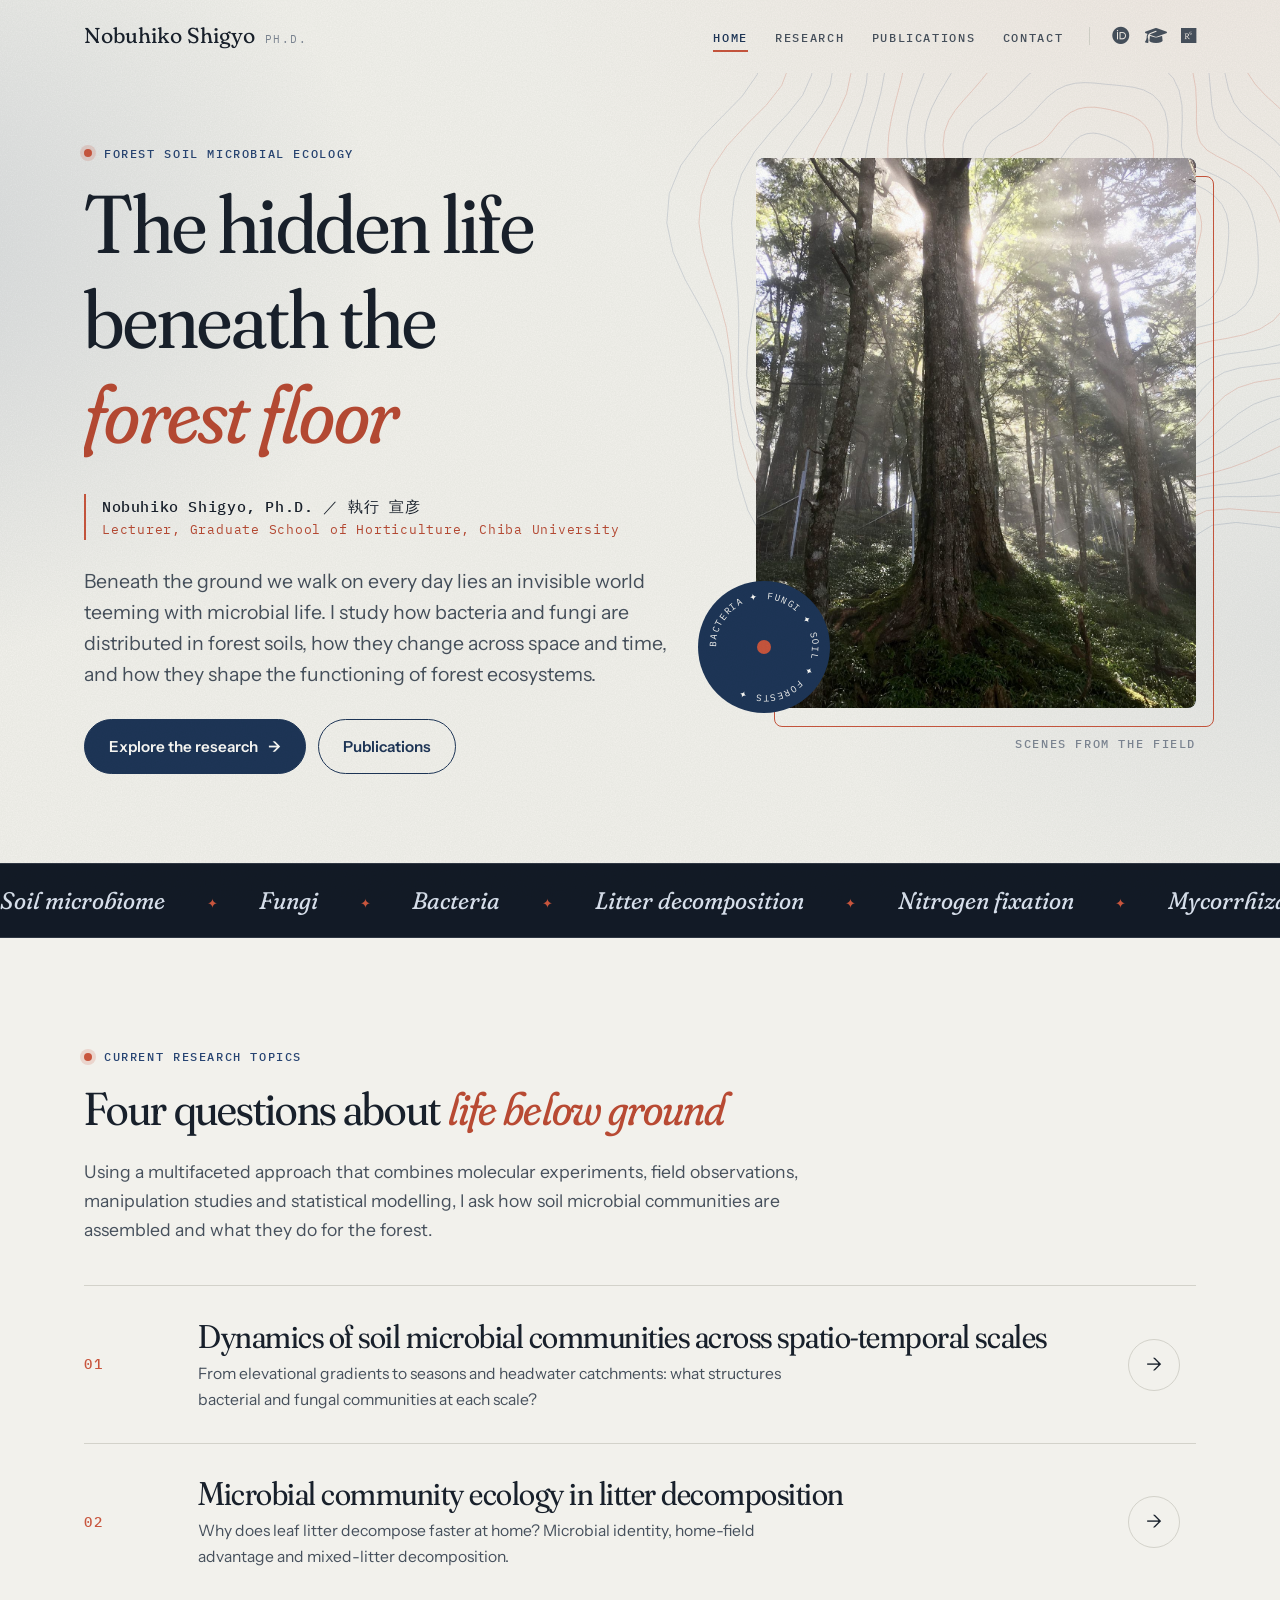
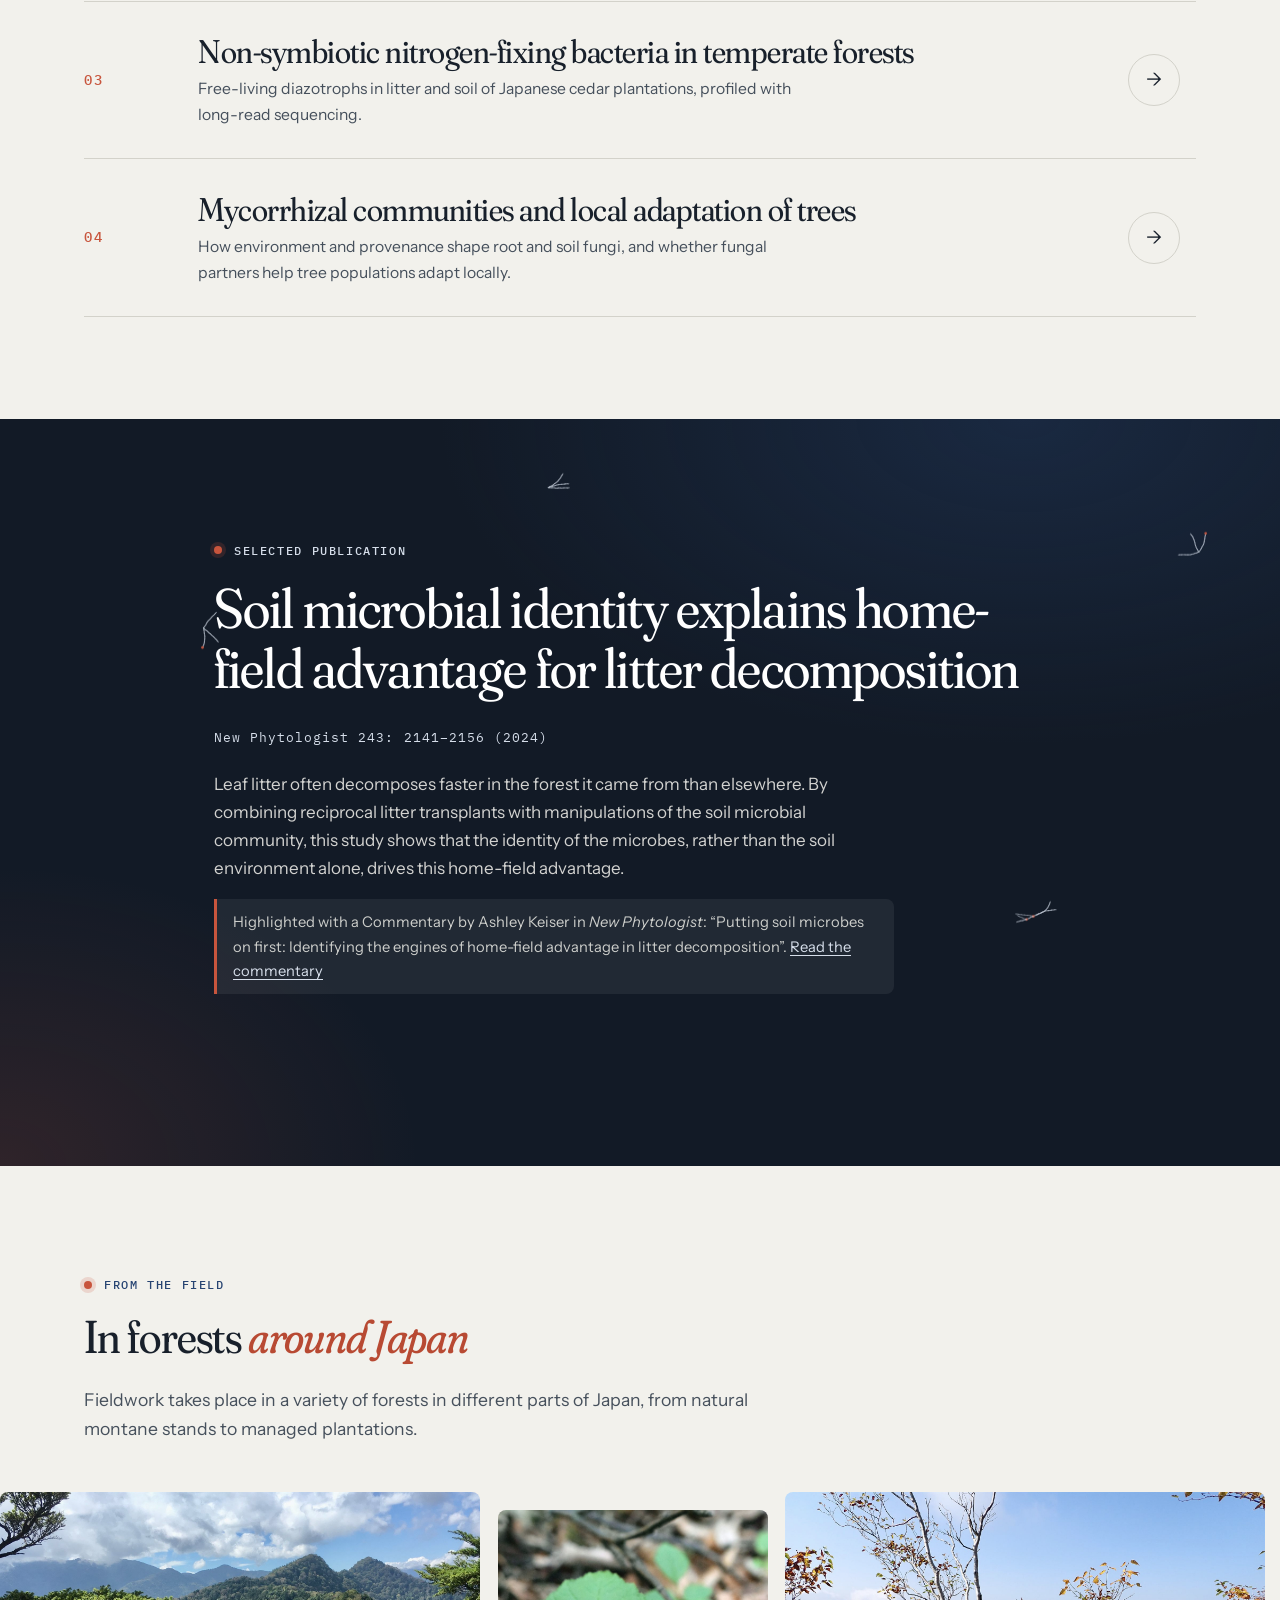
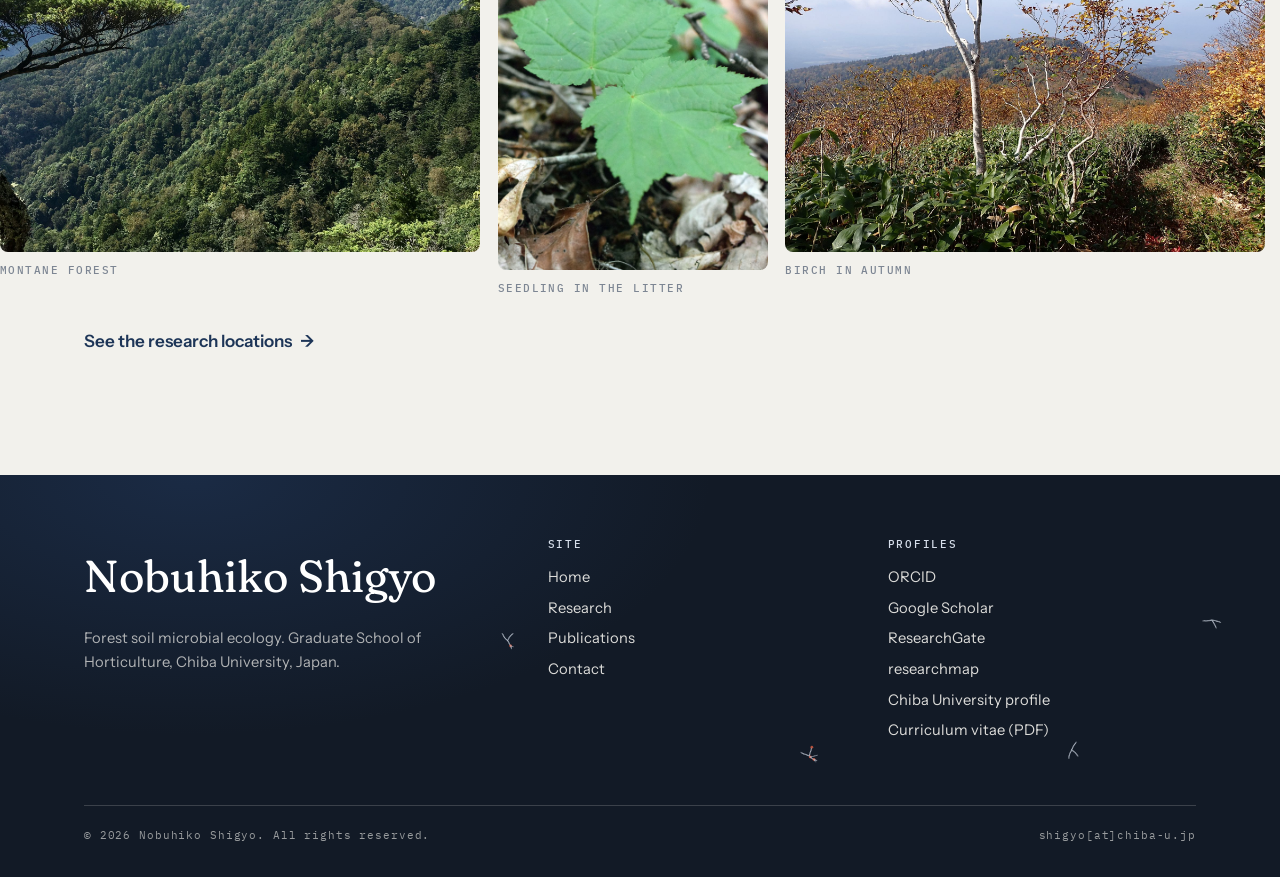
<file: index.html>
<!DOCTYPE html>
<html lang="en">
<head>
  <meta charset="UTF-8">
  <meta name="viewport" content="width=device-width, initial-scale=1">
  <title>Nobuhiko Shigyo (執行 宣彦) | Forest Soil Microbial Ecology, Chiba University</title>
  <meta name="description" content="Nobuhiko Shigyo (執行 宣彦), Ph.D., is a Lecturer at the Graduate School of Horticulture, Chiba University, studying the structure and function of forest soil microbial communities: soil bacteria and fungi, litter decomposition, nitrogen fixation and mycorrhiza.">
  <meta name="author" content="Nobuhiko Shigyo">
  <link rel="canonical" href="https://nobuhikoshigyo.github.io/">
  <link rel="icon" href="favicon.svg" type="image/svg+xml">
  <meta property="og:type" content="profile">
  <meta property="og:site_name" content="Nobuhiko Shigyo">
  <meta property="og:title" content="Nobuhiko Shigyo | Forest Soil Microbial Ecology">
  <meta property="og:description" content="Lecturer at Chiba University studying how bacteria and fungi are distributed in forest soils and how they shape forest ecosystems.">
  <meta property="og:url" content="https://nobuhikoshigyo.github.io/">
  <meta property="og:image" content="https://nobuhikoshigyo.github.io/assets/img/chichibuforest.jpg">
  <meta property="og:image:width" content="1800">
  <meta property="og:image:height" content="1350">
  <meta name="twitter:card" content="summary_large_image">
  <script type="application/ld+json">
  {
    "@context": "https://schema.org",
    "@graph": [
      {
        "@type": "WebSite",
        "@id": "https://nobuhikoshigyo.github.io/#website",
        "url": "https://nobuhikoshigyo.github.io/",
        "name": "Nobuhiko Shigyo",
        "inLanguage": "en",
        "publisher": { "@id": "https://nobuhikoshigyo.github.io/#person" }
      },
      {
        "@type": "ProfilePage",
        "@id": "https://nobuhikoshigyo.github.io/#profile",
        "url": "https://nobuhikoshigyo.github.io/",
        "name": "Nobuhiko Shigyo | Forest Soil Microbial Ecology",
        "isPartOf": { "@id": "https://nobuhikoshigyo.github.io/#website" },
        "mainEntity": { "@id": "https://nobuhikoshigyo.github.io/#person" }
      },
      {
        "@type": "Person",
        "@id": "https://nobuhikoshigyo.github.io/#person",
        "name": "Nobuhiko Shigyo",
        "givenName": "Nobuhiko",
        "familyName": "Shigyo",
        "alternateName": ["執行 宣彦", "執行宣彦"],
        "honorificSuffix": "Ph.D.",
        "jobTitle": "Lecturer",
        "url": "https://nobuhikoshigyo.github.io/",
        "image": "https://nobuhikoshigyo.github.io/assets/img/shigyo.jpg",
        "description": "Forest soil microbial ecologist studying the structure and function of soil bacterial and fungal communities.",
        "affiliation": {
          "@type": "CollegeOrUniversity",
          "name": "Graduate School of Horticulture, Chiba University",
          "url": "https://www.chiba-u.ac.jp/",
          "address": { "@type": "PostalAddress", "streetAddress": "648 Matsudo", "addressLocality": "Matsudo", "addressRegion": "Chiba", "postalCode": "271-8510", "addressCountry": "JP" }
        },
        "alumniOf": [
          { "@type": "CollegeOrUniversity", "name": "The University of Tokyo" },
          { "@type": "CollegeOrUniversity", "name": "Chiba University" }
        ],
        "knowsAbout": ["Soil microbiome", "Forest ecology", "Microbial ecology", "Soil fungi", "Soil bacteria", "Litter decomposition", "Nitrogen fixation", "Mycorrhiza", "Amplicon sequencing"],
        "sameAs": [
          "https://orcid.org/0000-0002-7428-4902",
          "https://scholar.google.co.jp/citations?user=1rv_LlMAAAAJ",
          "https://www.researchgate.net/profile/Nobuhiko-Shigyo",
          "https://researchmap.jp/Nobuhiko_Shigyo",
          "https://www.h.chiba-u.jp/english/faculty/nobuhiko_shigyo.html",
          "https://nrid.nii.ac.jp/nrid/1000070866110/"
        ]
      }
    ]
  }
  </script>
  <script>document.documentElement.classList.add('js');</script>
  <!-- Google tag (gtag.js) -->
  <script async src="https://www.googletagmanager.com/gtag/js?id=G-W3Y8L61LV0"></script>
  <script>
    window.dataLayer = window.dataLayer || [];
    function gtag(){dataLayer.push(arguments);}
    gtag('js', new Date());
    gtag('config', 'G-W3Y8L61LV0');
  </script>
  <link rel="preconnect" href="https://fonts.googleapis.com">
  <link rel="preconnect" href="https://fonts.gstatic.com" crossorigin>
  <link href="https://fonts.googleapis.com/css2?family=Fraunces:ital,opsz,wght,SOFT,WONK@0,9..144,300..700,0..100,0..1;1,9..144,300..700,0..100,0..1&family=Instrument+Sans:ital,wght@0,400..700;1,400..700&family=IBM+Plex+Mono:wght@400;500&display=swap" rel="stylesheet">
  <link rel="stylesheet" href="https://cdnjs.cloudflare.com/ajax/libs/font-awesome/6.5.0/css/all.min.css">
  <link rel="stylesheet" href="assets/css/style.css">
</head>
<body>

<header class="site-header">
  <div class="wrap">
    <a class="brand" href="index.html">Nobuhiko Shigyo<small>Ph.D.</small></a>
    <button class="nav-toggle" type="button" aria-expanded="false" aria-controls="nav" aria-label="Toggle menu">
      <span></span><span></span><span></span>
    </button>
    <nav class="nav" id="nav">
      <ul>
        <li><a class="nav-link" href="index.html" aria-current="page">Home</a></li>
        <li><a class="nav-link" href="research.html">Research</a></li>
        <li><a class="nav-link" href="publications.html">Publications</a></li>
        <li><a class="nav-link" href="contact.html">Contact</a></li>
      </ul>
      <div class="icon-links">
        <a href="https://orcid.org/0000-0002-7428-4902" title="ORCID" target="_blank" rel="noopener"><i class="fa-brands fa-orcid"></i></a>
        <a href="https://scholar.google.co.jp/citations?user=1rv_LlMAAAAJ&amp;hl=en" title="Google Scholar" target="_blank" rel="noopener"><i class="fa-solid fa-graduation-cap"></i></a>
        <a href="https://www.researchgate.net/profile/Nobuhiko-Shigyo" title="ResearchGate" target="_blank" rel="noopener"><i class="fa-brands fa-researchgate"></i></a>
      </div>
    </nav>
  </div>
</header>

<main>

  <section class="hero">
    <div class="wrap hero-grid">
      <div class="hero-copy">
        <span class="eyebrow fade-in" style="--d:0.1s">Forest soil microbial ecology</span>
        <h1 class="display">
          <span class="line"><span>The hidden life</span></span>
          <span class="line"><span>beneath the</span></span>
          <span class="line"><span><em>forest floor</em></span></span>
        </h1>
        <p class="role fade-in" style="--d:0.5s"><strong>Nobuhiko Shigyo, Ph.D. <span lang="ja">／ 執行 宣彦</span></strong>Lecturer, Graduate School of Horticulture, Chiba University</p>
        <p class="lede fade-in" style="--d:0.65s">Beneath the ground we walk on every day lies an invisible world teeming with microbial life. I study how bacteria and fungi are distributed in forest soils, how they change across space and time, and how they shape the functioning of forest ecosystems.</p>
        <div class="btn-row fade-in" style="--d:0.8s">
          <a class="btn" href="research.html">Explore the research <span aria-hidden="true">&rarr;</span></a>
          <a class="btn ghost" href="publications.html">Publications</a>
        </div>
      </div>
      <figure class="hero-photo">
        <div class="arch">
          <img class="on" src="assets/img/img_0295.jpg" alt="Sunlight streaming through the canopy of a montane forest" width="1350" height="1800">
          <img src="assets/img/acer.jpg" alt="A maple seedling emerging from the leaf litter" width="1200" height="1800" loading="lazy">
          <img src="assets/img/fungi.jpg" alt="Small mushrooms growing on a moss-covered log" width="1800" height="1350" loading="lazy">
          <img src="assets/img/cedarforest.jpg" alt="Interior of a Japanese cedar plantation" width="1800" height="1350" loading="lazy">
        </div>
        <svg class="badge" viewBox="0 0 132 132" aria-hidden="true">
          <defs><path id="badge-arc" d="M66,66 m-48,0 a48,48 0 1,1 96,0 a48,48 0 1,1 -96,0"/></defs>
          <circle class="disc" cx="66" cy="66" r="66"/>
          <g class="ring"><text><textPath href="#badge-arc">Bacteria &#x2726; Fungi &#x2726; Soil &#x2726; Forests &#x2726; </textPath></text></g>
          <circle class="dot" cx="66" cy="66" r="7"/>
        </svg>
        <figcaption class="mono">Scenes from the field</figcaption>
      </figure>
    </div>
  </section>

  <div class="marquee" aria-hidden="true">
    <div class="marquee-track">
      <span>Soil microbiome</span><span>Fungi</span><span>Bacteria</span><span>Litter decomposition</span><span>Nitrogen fixation</span><span>Mycorrhiza</span><span>Elevational gradients</span><span>Long-read sequencing</span><span>Community ecology</span>
    </div>
  </div>

  <section class="section" id="topics">
    <div class="wrap">
      <div class="section-head">
        <span class="eyebrow">Current research topics</span>
        <h2>Four questions about <em>life below ground</em></h2>
        <p>Using a multifaceted approach that combines molecular experiments, field observations, manipulation studies and statistical modelling, I ask how soil microbial communities are assembled and what they do for the forest.</p>
      </div>
      <div class="topic-rows">
        <a class="topic-row" href="research.html#dynamics" data-img="assets/img/soilprofile.jpg">
          <span class="num mono">01</span>
          <div><h3>Dynamics of soil microbial communities across spatio-temporal scales</h3>
          <p>From elevational gradients to seasons and headwater catchments: what structures bacterial and fungal communities at each scale?</p></div>
          <span class="go" aria-hidden="true">&rarr;</span>
        </a>
        <a class="topic-row" href="research.html#decomposition" data-img="assets/img/litterdecomp.jpg">
          <span class="num mono">02</span>
          <div><h3>Microbial community ecology in litter decomposition</h3>
          <p>Why does leaf litter decompose faster at home? Microbial identity, home-field advantage and mixed-litter decomposition.</p></div>
          <span class="go" aria-hidden="true">&rarr;</span>
        </a>
        <a class="topic-row" href="research.html#nitrogen" data-img="assets/img/cedarforest.jpg">
          <span class="num mono">03</span>
          <div><h3>Non-symbiotic nitrogen-fixing bacteria in temperate forests</h3>
          <p>Free-living diazotrophs in litter and soil of Japanese cedar plantations, profiled with long-read sequencing.</p></div>
          <span class="go" aria-hidden="true">&rarr;</span>
        </a>
        <a class="topic-row" href="research.html#mycorrhiza" data-img="assets/img/fungi.jpg">
          <span class="num mono">04</span>
          <div><h3>Mycorrhizal communities and local adaptation of trees</h3>
          <p>How environment and provenance shape root and soil fungi, and whether fungal partners help tree populations adapt locally.</p></div>
          <span class="go" aria-hidden="true">&rarr;</span>
        </a>
      </div>
    </div>
  </section>

  <section class="band-dark">
    <canvas class="mycelium" aria-hidden="true"></canvas>
    <div class="wrap">
      <span class="eyebrow">Selected publication</span>
      <h2><a href="https://doi.org/10.1111/nph.19769" target="_blank" rel="noopener">Soil microbial identity explains home-field advantage for litter decomposition</a></h2>
      <p class="journal">New Phytologist 243: 2141&ndash;2156 (2024)</p>
      <p>Leaf litter often decomposes faster in the forest it came from than elsewhere. By combining reciprocal litter transplants with manipulations of the soil microbial community, this study shows that the identity of the microbes, rather than the soil environment alone, drives this home-field advantage.</p>
      <p class="note">Highlighted with a Commentary by Ashley Keiser in <em>New Phytologist</em>: &ldquo;Putting soil microbes on first: Identifying the engines of home-field advantage in litter decomposition&rdquo;. <a href="https://doi.org/10.1111/nph.19926" target="_blank" rel="noopener">Read the commentary</a></p>
      <a class="arrow-link" href="publications.html">All publications</a>
    </div>
  </section>

  <section class="section">
    <div class="wrap">
      <div class="section-head">
        <span class="eyebrow">From the field</span>
        <h2>In forests <em>around Japan</em></h2>
        <p>Fieldwork takes place in a variety of forests in different parts of Japan, from natural montane stands to managed plantations.</p>
      </div>
    </div>
    <div class="drift">
      <div class="drift-track">
        <figure><img src="assets/img/chichibuforest.jpg" alt="Forested mountain ridges under a summer sky" width="1800" height="1350" loading="lazy"><figcaption class="mono">Montane forest</figcaption></figure>
        <figure><img src="assets/img/acer.jpg" alt="A maple seedling emerging from the leaf litter" width="1200" height="1800" loading="lazy"><figcaption class="mono">Seedling in the litter</figcaption></figure>
        <figure><img src="assets/img/mountainbirch.jpg" alt="Birch trees in autumn colour on a mountain slope" width="1800" height="1350" loading="lazy"><figcaption class="mono">Birch in autumn</figcaption></figure>
        <figure><img src="assets/img/soilprofile.jpg" alt="Exposed soil profile with a folding ruler for scale" width="1800" height="1350" loading="lazy"><figcaption class="mono">Soil profile</figcaption></figure>
        <figure><img src="assets/img/img_0295.jpg" alt="Sunlight streaming through a montane forest" width="1350" height="1800" loading="lazy"><figcaption class="mono">Morning light</figcaption></figure>
        <figure><img src="assets/img/fungi.jpg" alt="Small mushrooms growing on a moss-covered log" width="1800" height="1350" loading="lazy"><figcaption class="mono">Fruiting bodies on moss</figcaption></figure>
        <figure><img src="assets/img/forests2.jpg" alt="Mountain ridges in early spring" width="1800" height="1200" loading="lazy"><figcaption class="mono">Ridges in early spring</figcaption></figure>
      </div>
    </div>
    <div class="wrap">
      <p style="margin-top:2rem;"><a class="arrow-link" href="research.html#locations">See the research locations</a></p>
    </div>
  </section>

</main>

<footer class="site-footer">
  <div class="wrap">
    <div>
      <a class="brand" href="index.html">Nobuhiko Shigyo<small>Ph.D.</small></a>
      <p>Forest soil microbial ecology. Graduate School of Horticulture, Chiba University, Japan.</p>
    </div>
    <div>
      <h4>Site</h4>
      <ul>
        <li><a href="index.html">Home</a></li>
        <li><a href="research.html">Research</a></li>
        <li><a href="publications.html">Publications</a></li>
        <li><a href="contact.html">Contact</a></li>
      </ul>
    </div>
    <div>
      <h4>Profiles</h4>
      <ul>
        <li><a href="https://orcid.org/0000-0002-7428-4902" target="_blank" rel="noopener">ORCID</a></li>
        <li><a href="https://scholar.google.co.jp/citations?user=1rv_LlMAAAAJ&amp;hl=en" target="_blank" rel="noopener">Google Scholar</a></li>
        <li><a href="https://www.researchgate.net/profile/Nobuhiko-Shigyo" target="_blank" rel="noopener">ResearchGate</a></li>
        <li><a href="https://researchmap.jp/Nobuhiko_Shigyo" target="_blank" rel="noopener">researchmap</a></li>
        <li><a href="https://www.h.chiba-u.jp/english/faculty/nobuhiko_shigyo.html" target="_blank" rel="noopener">Chiba University profile</a></li>
        <li><a href="CV.pdf">Curriculum vitae (PDF)</a></li>
      </ul>
    </div>
    <div class="copy">
      <span>&copy; 2026 Nobuhiko Shigyo. All rights reserved.</span>
      <span>shigyo[at]chiba-u.jp</span>
    </div>
  </div>
</footer>

<script src="assets/js/site.js"></script>
</body>
</html>
</file>
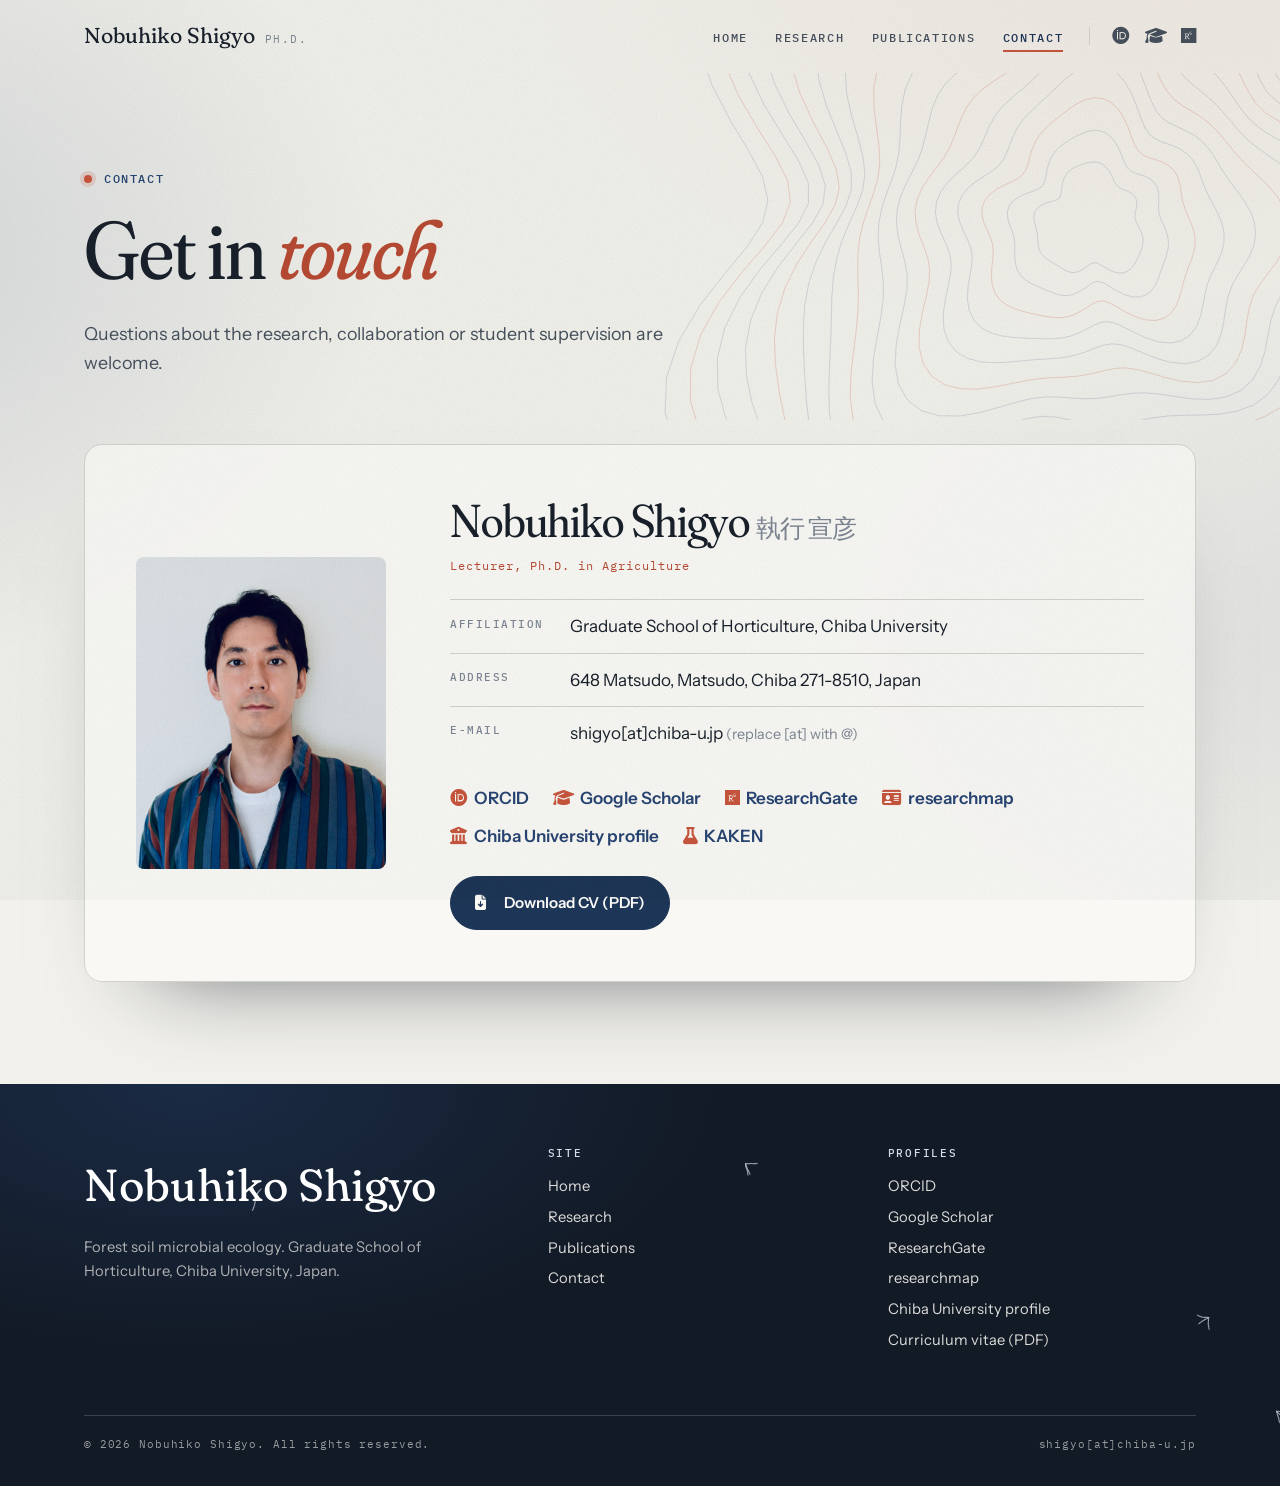
<file: contact.html>
<!DOCTYPE html>
<html lang="en">
<head>
  <meta charset="UTF-8">
  <meta name="viewport" content="width=device-width, initial-scale=1">
  <title>Contact | Nobuhiko Shigyo</title>
  <meta name="author" content="Nobuhiko Shigyo">
  <link rel="canonical" href="https://nobuhikoshigyo.github.io/contact.html">
  <link rel="icon" href="favicon.svg" type="image/svg+xml">
  <meta property="og:type" content="website">
  <meta property="og:site_name" content="Nobuhiko Shigyo">
  <meta property="og:title" content="Contact | Nobuhiko Shigyo">
  <meta property="og:description" content="Contact information for Nobuhiko Shigyo (執行 宣彦), Graduate School of Horticulture, Chiba University.">
  <meta property="og:url" content="https://nobuhikoshigyo.github.io/contact.html">
  <meta property="og:image" content="https://nobuhikoshigyo.github.io/assets/img/chichibuforest.jpg">
  <meta name="twitter:card" content="summary_large_image">
  <meta name="description" content="Contact information for Nobuhiko Shigyo (執行 宣彦), Graduate School of Horticulture, Chiba University.">
  <script>document.documentElement.classList.add('js');</script>
  <!-- Google tag (gtag.js) -->
  <script async src="https://www.googletagmanager.com/gtag/js?id=G-W3Y8L61LV0"></script>
  <script>
    window.dataLayer = window.dataLayer || [];
    function gtag(){dataLayer.push(arguments);}
    gtag('js', new Date());
    gtag('config', 'G-W3Y8L61LV0');
  </script>
  <link rel="preconnect" href="https://fonts.googleapis.com">
  <link rel="preconnect" href="https://fonts.gstatic.com" crossorigin>
  <link href="https://fonts.googleapis.com/css2?family=Fraunces:ital,opsz,wght,SOFT,WONK@0,9..144,300..700,0..100,0..1;1,9..144,300..700,0..100,0..1&family=Instrument+Sans:ital,wght@0,400..700;1,400..700&family=IBM+Plex+Mono:wght@400;500&display=swap" rel="stylesheet">
  <link rel="stylesheet" href="https://cdnjs.cloudflare.com/ajax/libs/font-awesome/6.5.0/css/all.min.css">
  <link rel="stylesheet" href="assets/css/style.css">
</head>
<body>

<header class="site-header">
  <div class="wrap">
    <a class="brand" href="index.html">Nobuhiko Shigyo<small>Ph.D.</small></a>
    <button class="nav-toggle" type="button" aria-expanded="false" aria-controls="nav" aria-label="Toggle menu">
      <span></span><span></span><span></span>
    </button>
    <nav class="nav" id="nav">
      <ul>
        <li><a class="nav-link" href="index.html">Home</a></li>
        <li><a class="nav-link" href="research.html">Research</a></li>
        <li><a class="nav-link" href="publications.html">Publications</a></li>
        <li><a class="nav-link" href="contact.html" aria-current="page">Contact</a></li>
      </ul>
      <div class="icon-links">
        <a href="https://orcid.org/0000-0002-7428-4902" title="ORCID" target="_blank" rel="noopener"><i class="fa-brands fa-orcid"></i></a>
        <a href="https://scholar.google.co.jp/citations?user=1rv_LlMAAAAJ&amp;hl=en" title="Google Scholar" target="_blank" rel="noopener"><i class="fa-solid fa-graduation-cap"></i></a>
        <a href="https://www.researchgate.net/profile/Nobuhiko-Shigyo" title="ResearchGate" target="_blank" rel="noopener"><i class="fa-brands fa-researchgate"></i></a>
      </div>
    </nav>
  </div>
</header>

<main>

  <section class="page-head">
    <div class="wrap">
      <span class="eyebrow">Contact</span>
      <h1>Get in <em>touch</em></h1>
      <p>Questions about the research, collaboration or student supervision are welcome.</p>
    </div>
  </section>

  <section class="section" style="padding-top:1.5rem;">
    <div class="wrap">
      <div class="contact-card">
        <figure class="portrait">
          <img src="assets/img/shigyo.jpg" alt="Portrait of Nobuhiko Shigyo" width="1440" height="1800">
        </figure>
        <div>
          <h2>Nobuhiko Shigyo <span lang="ja" style="font-size:0.55em;color:var(--muted);white-space:nowrap;">執行 宣彦</span></h2>
          <p class="role">Lecturer, Ph.D. in Agriculture</p>
          <dl>
            <dt>Affiliation</dt>
            <dd>Graduate School of Horticulture, Chiba University</dd>
            <dt>Address</dt>
            <dd>648 Matsudo, Matsudo, Chiba 271-8510, Japan</dd>
            <dt>E-mail</dt>
            <dd>shigyo[at]chiba-u.jp <span style="color:var(--muted);font-size:0.9rem;">(replace [at] with @)</span></dd>
          </dl>
          <ul class="profile-links">
            <li><a href="https://orcid.org/0000-0002-7428-4902" target="_blank" rel="noopener"><i class="fa-brands fa-orcid"></i>ORCID</a></li>
            <li><a href="https://scholar.google.co.jp/citations?user=1rv_LlMAAAAJ&amp;hl=en" target="_blank" rel="noopener"><i class="fa-solid fa-graduation-cap"></i>Google Scholar</a></li>
            <li><a href="https://www.researchgate.net/profile/Nobuhiko-Shigyo" target="_blank" rel="noopener"><i class="fa-brands fa-researchgate"></i>ResearchGate</a></li>
            <li><a href="https://researchmap.jp/Nobuhiko_Shigyo" target="_blank" rel="noopener"><i class="fa-solid fa-id-card"></i>researchmap</a></li>
            <li><a href="https://www.h.chiba-u.jp/english/faculty/nobuhiko_shigyo.html" target="_blank" rel="noopener"><i class="fa-solid fa-building-columns"></i>Chiba University profile</a></li>
            <li><a href="https://nrid.nii.ac.jp/nrid/1000070866110/" target="_blank" rel="noopener"><i class="fa-solid fa-flask"></i>KAKEN</a></li>
          </ul>
          <a class="btn" href="CV.pdf" download="Shigyo_CV.pdf"><i class="fa-solid fa-file-arrow-down" style="margin-right:0.5rem;"></i>Download CV (PDF)</a>
        </div>
      </div>
    </div>
  </section>

</main>

<footer class="site-footer">
  <div class="wrap">
    <div>
      <a class="brand" href="index.html">Nobuhiko Shigyo<small>Ph.D.</small></a>
      <p>Forest soil microbial ecology. Graduate School of Horticulture, Chiba University, Japan.</p>
    </div>
    <div>
      <h4>Site</h4>
      <ul>
        <li><a href="index.html">Home</a></li>
        <li><a href="research.html">Research</a></li>
        <li><a href="publications.html">Publications</a></li>
        <li><a href="contact.html">Contact</a></li>
      </ul>
    </div>
    <div>
      <h4>Profiles</h4>
      <ul>
        <li><a href="https://orcid.org/0000-0002-7428-4902" target="_blank" rel="noopener">ORCID</a></li>
        <li><a href="https://scholar.google.co.jp/citations?user=1rv_LlMAAAAJ&amp;hl=en" target="_blank" rel="noopener">Google Scholar</a></li>
        <li><a href="https://www.researchgate.net/profile/Nobuhiko-Shigyo" target="_blank" rel="noopener">ResearchGate</a></li>
        <li><a href="https://researchmap.jp/Nobuhiko_Shigyo" target="_blank" rel="noopener">researchmap</a></li>
        <li><a href="https://www.h.chiba-u.jp/english/faculty/nobuhiko_shigyo.html" target="_blank" rel="noopener">Chiba University profile</a></li>
        <li><a href="CV.pdf">Curriculum vitae (PDF)</a></li>
      </ul>
    </div>
    <div class="copy">
      <span>&copy; 2026 Nobuhiko Shigyo. All rights reserved.</span>
      <span>shigyo[at]chiba-u.jp</span>
    </div>
  </div>
</footer>

<script src="assets/js/site.js"></script>
</body>
</html>
</file>
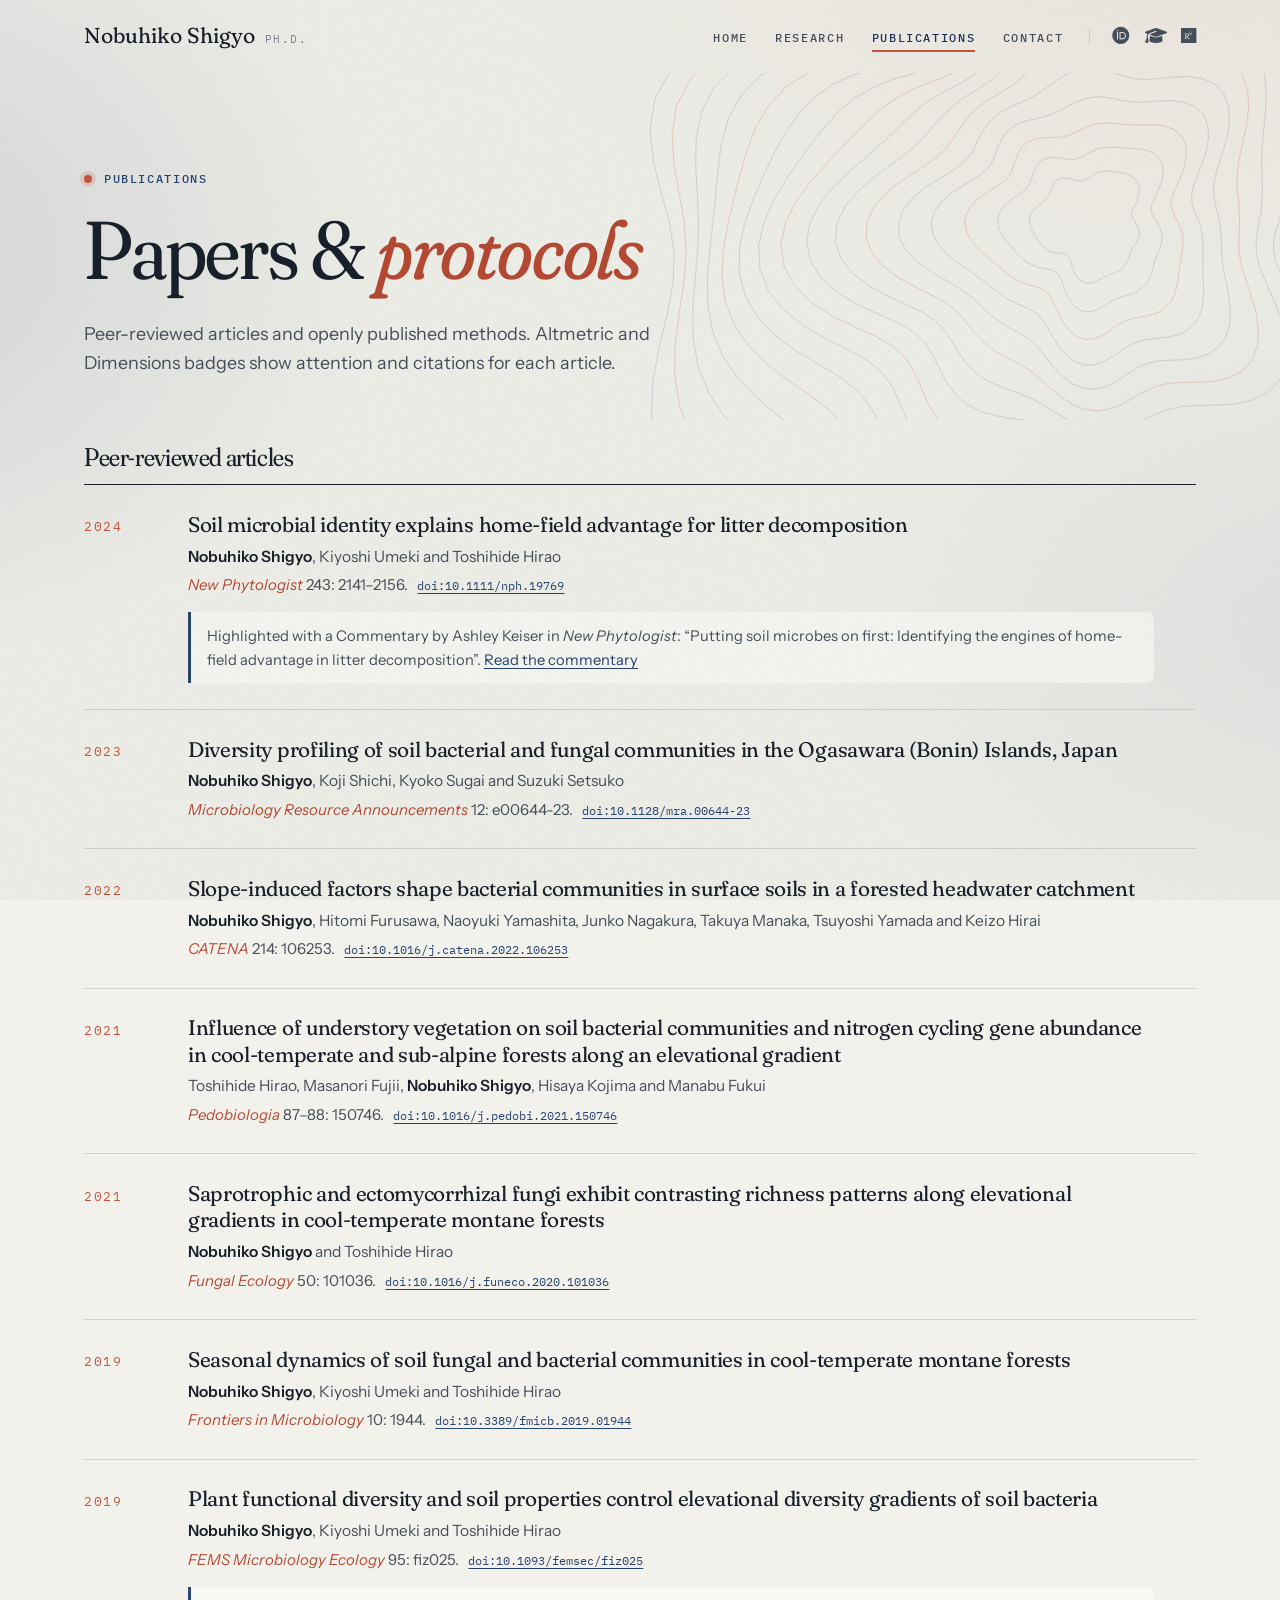
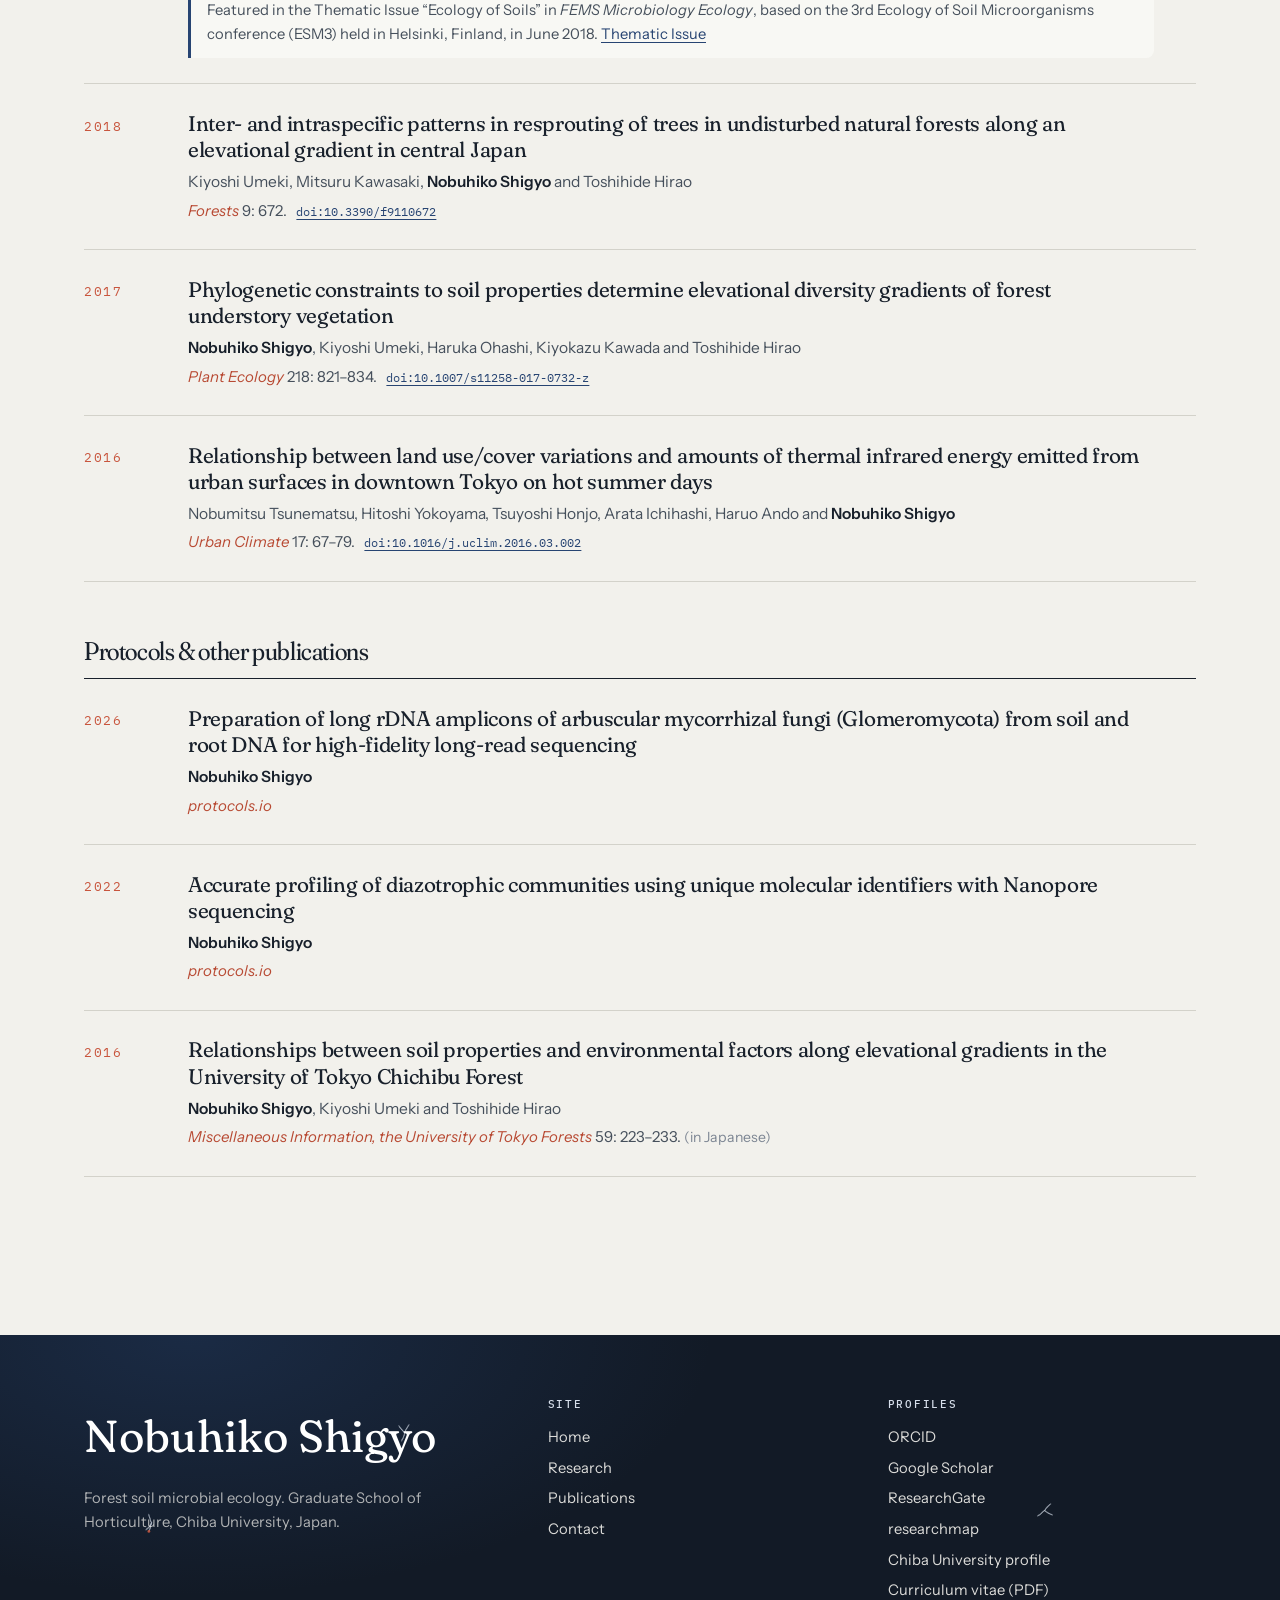
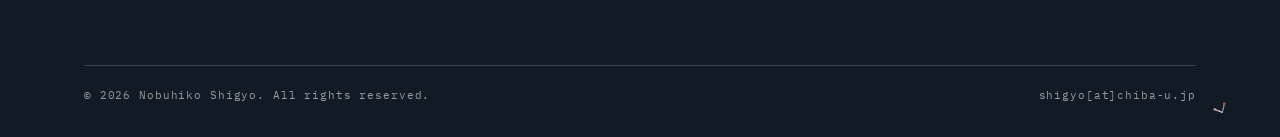
<file: publications.html>
<!DOCTYPE html>
<html lang="en">
<head>
  <meta charset="UTF-8">
  <meta name="viewport" content="width=device-width, initial-scale=1">
  <title>Publications | Nobuhiko Shigyo</title>
  <meta name="description" content="Peer-reviewed publications and protocols by Nobuhiko Shigyo on forest soil microbial ecology, including work in New Phytologist, FEMS Microbiology Ecology, Frontiers in Microbiology, Fungal Ecology and CATENA.">
  <meta name="author" content="Nobuhiko Shigyo">
  <link rel="canonical" href="https://nobuhikoshigyo.github.io/publications.html">
  <link rel="icon" href="favicon.svg" type="image/svg+xml">
  <meta property="og:type" content="website">
  <meta property="og:site_name" content="Nobuhiko Shigyo">
  <meta property="og:title" content="Publications | Nobuhiko Shigyo">
  <meta property="og:description" content="Peer-reviewed articles and open protocols on forest soil microbial ecology.">
  <meta property="og:url" content="https://nobuhikoshigyo.github.io/publications.html">
  <meta property="og:image" content="https://nobuhikoshigyo.github.io/assets/img/chichibuforest.jpg">
  <meta name="twitter:card" content="summary_large_image">
  <script>document.documentElement.classList.add('js');</script>
  <!-- Google tag (gtag.js) -->
  <script async src="https://www.googletagmanager.com/gtag/js?id=G-W3Y8L61LV0"></script>
  <script>
    window.dataLayer = window.dataLayer || [];
    function gtag(){dataLayer.push(arguments);}
    gtag('js', new Date());
    gtag('config', 'G-W3Y8L61LV0');
  </script>
  <!-- Altmetric and Dimensions badges -->
  <script type="text/javascript" src="https://d1bxh8uas1mnw7.cloudfront.net/assets/embed.js"></script>
  <script async src="https://badge.dimensions.ai/badge.js" charset="utf-8"></script>
  <link rel="preconnect" href="https://fonts.googleapis.com">
  <link rel="preconnect" href="https://fonts.gstatic.com" crossorigin>
  <link href="https://fonts.googleapis.com/css2?family=Fraunces:ital,opsz,wght,SOFT,WONK@0,9..144,300..700,0..100,0..1;1,9..144,300..700,0..100,0..1&family=Instrument+Sans:ital,wght@0,400..700;1,400..700&family=IBM+Plex+Mono:wght@400;500&display=swap" rel="stylesheet">
  <link rel="stylesheet" href="https://cdnjs.cloudflare.com/ajax/libs/font-awesome/6.5.0/css/all.min.css">
  <link rel="stylesheet" href="assets/css/style.css">
</head>
<body>

<header class="site-header">
  <div class="wrap">
    <a class="brand" href="index.html">Nobuhiko Shigyo<small>Ph.D.</small></a>
    <button class="nav-toggle" type="button" aria-expanded="false" aria-controls="nav" aria-label="Toggle menu">
      <span></span><span></span><span></span>
    </button>
    <nav class="nav" id="nav">
      <ul>
        <li><a class="nav-link" href="index.html">Home</a></li>
        <li><a class="nav-link" href="research.html">Research</a></li>
        <li><a class="nav-link" href="publications.html" aria-current="page">Publications</a></li>
        <li><a class="nav-link" href="contact.html">Contact</a></li>
      </ul>
      <div class="icon-links">
        <a href="https://orcid.org/0000-0002-7428-4902" title="ORCID" target="_blank" rel="noopener"><i class="fa-brands fa-orcid"></i></a>
        <a href="https://scholar.google.co.jp/citations?user=1rv_LlMAAAAJ&amp;hl=en" title="Google Scholar" target="_blank" rel="noopener"><i class="fa-solid fa-graduation-cap"></i></a>
        <a href="https://www.researchgate.net/profile/Nobuhiko-Shigyo" title="ResearchGate" target="_blank" rel="noopener"><i class="fa-brands fa-researchgate"></i></a>
      </div>
    </nav>
  </div>
</header>

<main>

  <section class="page-head">
    <div class="wrap">
      <span class="eyebrow">Publications</span>
      <h1>Papers &amp; <em>protocols</em></h1>
      <p>Peer-reviewed articles and openly published methods. Altmetric and Dimensions badges show attention and citations for each article.</p>
    </div>
  </section>

  <section class="section" style="padding-top:1.5rem;">
    <div class="wrap">

      <div class="pub-group">
        <h2>Peer-reviewed articles</h2>
        <ol class="pub-list" reversed>

          <li class="pub">
            <div class="year">2024</div>
            <div>
              <h3 class="title"><a href="https://doi.org/10.1111/nph.19769" target="_blank" rel="noopener">Soil microbial identity explains home-field advantage for litter decomposition</a></h3>
              <p class="authors"><b>Nobuhiko Shigyo</b>, Kiyoshi Umeki and Toshihide Hirao</p>
              <p class="venue"><em>New Phytologist</em> 243: 2141&ndash;2156. <a href="https://doi.org/10.1111/nph.19769" target="_blank" rel="noopener">doi:10.1111/nph.19769</a></p>
              <p class="note">Highlighted with a Commentary by Ashley Keiser in <em>New Phytologist</em>: &ldquo;Putting soil microbes on first: Identifying the engines of home-field advantage in litter decomposition&rdquo;. <a href="https://doi.org/10.1111/nph.19926" target="_blank" rel="noopener">Read the commentary</a></p>
            </div>
            <div class="badges">
              <div class="altmetric-embed" data-badge-type="donut" data-badge-popover="left" data-doi="10.1111/nph.19769"></div>
              <span class="__dimensions_badge_embed__" data-doi="10.1111/nph.19769" data-style="small_circle"></span>
            </div>
          </li>

          <li class="pub">
            <div class="year">2023</div>
            <div>
              <h3 class="title"><a href="https://journals.asm.org/doi/10.1128/mra.00644-23" target="_blank" rel="noopener">Diversity profiling of soil bacterial and fungal communities in the Ogasawara (Bonin) Islands, Japan</a></h3>
              <p class="authors"><b>Nobuhiko Shigyo</b>, Koji Shichi, Kyoko Sugai and Suzuki Setsuko</p>
              <p class="venue"><em>Microbiology Resource Announcements</em> 12: e00644-23. <a href="https://journals.asm.org/doi/10.1128/mra.00644-23" target="_blank" rel="noopener">doi:10.1128/mra.00644-23</a></p>
            </div>
            <div class="badges">
              <div class="altmetric-embed" data-badge-type="donut" data-badge-popover="left" data-doi="10.1128/mra.00644-23"></div>
              <span class="__dimensions_badge_embed__" data-doi="10.1128/mra.00644-23" data-style="small_circle"></span>
            </div>
          </li>

          <li class="pub">
            <div class="year">2022</div>
            <div>
              <h3 class="title"><a href="https://doi.org/10.1016/j.catena.2022.106253" target="_blank" rel="noopener">Slope-induced factors shape bacterial communities in surface soils in a forested headwater catchment</a></h3>
              <p class="authors"><b>Nobuhiko Shigyo</b>, Hitomi Furusawa, Naoyuki Yamashita, Junko Nagakura, Takuya Manaka, Tsuyoshi Yamada and Keizo Hirai</p>
              <p class="venue"><em>CATENA</em> 214: 106253. <a href="https://doi.org/10.1016/j.catena.2022.106253" target="_blank" rel="noopener">doi:10.1016/j.catena.2022.106253</a></p>
            </div>
            <div class="badges">
              <div class="altmetric-embed" data-badge-type="donut" data-badge-popover="left" data-doi="10.1016/j.catena.2022.106253"></div>
              <span class="__dimensions_badge_embed__" data-doi="10.1016/j.catena.2022.106253" data-style="small_circle"></span>
            </div>
          </li>

          <li class="pub">
            <div class="year">2021</div>
            <div>
              <h3 class="title"><a href="https://doi.org/10.1016/j.pedobi.2021.150746" target="_blank" rel="noopener">Influence of understory vegetation on soil bacterial communities and nitrogen cycling gene abundance in cool-temperate and sub-alpine forests along an elevational gradient</a></h3>
              <p class="authors">Toshihide Hirao, Masanori Fujii, <b>Nobuhiko Shigyo</b>, Hisaya Kojima and Manabu Fukui</p>
              <p class="venue"><em>Pedobiologia</em> 87&ndash;88: 150746. <a href="https://doi.org/10.1016/j.pedobi.2021.150746" target="_blank" rel="noopener">doi:10.1016/j.pedobi.2021.150746</a></p>
            </div>
            <div class="badges">
              <div class="altmetric-embed" data-badge-type="donut" data-badge-popover="left" data-doi="10.1016/j.pedobi.2021.150746"></div>
              <span class="__dimensions_badge_embed__" data-doi="10.1016/j.pedobi.2021.150746" data-style="small_circle"></span>
            </div>
          </li>

          <li class="pub">
            <div class="year">2021</div>
            <div>
              <h3 class="title"><a href="https://doi.org/10.1016/j.funeco.2020.101036" target="_blank" rel="noopener">Saprotrophic and ectomycorrhizal fungi exhibit contrasting richness patterns along elevational gradients in cool-temperate montane forests</a></h3>
              <p class="authors"><b>Nobuhiko Shigyo</b> and Toshihide Hirao</p>
              <p class="venue"><em>Fungal Ecology</em> 50: 101036. <a href="https://doi.org/10.1016/j.funeco.2020.101036" target="_blank" rel="noopener">doi:10.1016/j.funeco.2020.101036</a></p>
            </div>
            <div class="badges">
              <div class="altmetric-embed" data-badge-type="donut" data-badge-popover="left" data-doi="10.1016/j.funeco.2020.101036"></div>
              <span class="__dimensions_badge_embed__" data-doi="10.1016/j.funeco.2020.101036" data-style="small_circle"></span>
            </div>
          </li>

          <li class="pub">
            <div class="year">2019</div>
            <div>
              <h3 class="title"><a href="https://doi.org/10.3389/fmicb.2019.01944" target="_blank" rel="noopener">Seasonal dynamics of soil fungal and bacterial communities in cool-temperate montane forests</a></h3>
              <p class="authors"><b>Nobuhiko Shigyo</b>, Kiyoshi Umeki and Toshihide Hirao</p>
              <p class="venue"><em>Frontiers in Microbiology</em> 10: 1944. <a href="https://doi.org/10.3389/fmicb.2019.01944" target="_blank" rel="noopener">doi:10.3389/fmicb.2019.01944</a></p>
            </div>
            <div class="badges">
              <div class="altmetric-embed" data-badge-type="donut" data-badge-popover="left" data-doi="10.3389/fmicb.2019.01944"></div>
              <span class="__dimensions_badge_embed__" data-doi="10.3389/fmicb.2019.01944" data-style="small_circle"></span>
            </div>
          </li>

          <li class="pub">
            <div class="year">2019</div>
            <div>
              <h3 class="title"><a href="https://doi.org/10.1093/femsec/fiz025" target="_blank" rel="noopener">Plant functional diversity and soil properties control elevational diversity gradients of soil bacteria</a></h3>
              <p class="authors"><b>Nobuhiko Shigyo</b>, Kiyoshi Umeki and Toshihide Hirao</p>
              <p class="venue"><em>FEMS Microbiology Ecology</em> 95: fiz025. <a href="https://doi.org/10.1093/femsec/fiz025" target="_blank" rel="noopener">doi:10.1093/femsec/fiz025</a></p>
              <p class="note">Featured in the Thematic Issue &ldquo;Ecology of Soils&rdquo; in <em>FEMS Microbiology Ecology</em>, based on the 3rd Ecology of Soil Microorganisms conference (ESM3) held in Helsinki, Finland, in June 2018. <a href="https://academic.oup.com/femsec/pages/ecology-of-soils" target="_blank" rel="noopener">Thematic Issue</a></p>
            </div>
            <div class="badges">
              <div class="altmetric-embed" data-badge-type="donut" data-badge-popover="left" data-doi="10.1093/femsec/fiz025"></div>
              <span class="__dimensions_badge_embed__" data-doi="10.1093/femsec/fiz025" data-style="small_circle"></span>
            </div>
          </li>

          <li class="pub">
            <div class="year">2018</div>
            <div>
              <h3 class="title"><a href="https://doi.org/10.3390/f9110672" target="_blank" rel="noopener">Inter- and intraspecific patterns in resprouting of trees in undisturbed natural forests along an elevational gradient in central Japan</a></h3>
              <p class="authors">Kiyoshi Umeki, Mitsuru Kawasaki, <b>Nobuhiko Shigyo</b> and Toshihide Hirao</p>
              <p class="venue"><em>Forests</em> 9: 672. <a href="https://doi.org/10.3390/f9110672" target="_blank" rel="noopener">doi:10.3390/f9110672</a></p>
            </div>
            <div class="badges">
              <div class="altmetric-embed" data-badge-type="donut" data-badge-popover="left" data-doi="10.3390/f9110672"></div>
              <span class="__dimensions_badge_embed__" data-doi="10.3390/f9110672" data-style="small_circle"></span>
            </div>
          </li>

          <li class="pub">
            <div class="year">2017</div>
            <div>
              <h3 class="title"><a href="https://doi.org/10.1007/s11258-017-0732-z" target="_blank" rel="noopener">Phylogenetic constraints to soil properties determine elevational diversity gradients of forest understory vegetation</a></h3>
              <p class="authors"><b>Nobuhiko Shigyo</b>, Kiyoshi Umeki, Haruka Ohashi, Kiyokazu Kawada and Toshihide Hirao</p>
              <p class="venue"><em>Plant Ecology</em> 218: 821&ndash;834. <a href="https://doi.org/10.1007/s11258-017-0732-z" target="_blank" rel="noopener">doi:10.1007/s11258-017-0732-z</a></p>
            </div>
            <div class="badges">
              <div class="altmetric-embed" data-badge-type="donut" data-badge-popover="left" data-doi="10.1007/s11258-017-0732-z"></div>
              <span class="__dimensions_badge_embed__" data-doi="10.1007/s11258-017-0732-z" data-style="small_circle"></span>
            </div>
          </li>

          <li class="pub">
            <div class="year">2016</div>
            <div>
              <h3 class="title"><a href="https://doi.org/10.1016/j.uclim.2016.03.002" target="_blank" rel="noopener">Relationship between land use/cover variations and amounts of thermal infrared energy emitted from urban surfaces in downtown Tokyo on hot summer days</a></h3>
              <p class="authors">Nobumitsu Tsunematsu, Hitoshi Yokoyama, Tsuyoshi Honjo, Arata Ichihashi, Haruo Ando and <b>Nobuhiko Shigyo</b></p>
              <p class="venue"><em>Urban Climate</em> 17: 67&ndash;79. <a href="https://doi.org/10.1016/j.uclim.2016.03.002" target="_blank" rel="noopener">doi:10.1016/j.uclim.2016.03.002</a></p>
            </div>
            <div class="badges">
              <div class="altmetric-embed" data-badge-type="donut" data-badge-popover="left" data-doi="10.1016/j.uclim.2016.03.002"></div>
              <span class="__dimensions_badge_embed__" data-doi="10.1016/j.uclim.2016.03.002" data-style="small_circle"></span>
            </div>
          </li>

        </ol>
      </div>

      <div class="pub-group">
        <h2>Protocols &amp; other publications</h2>
        <ol class="pub-list" reversed>

          <li class="pub">
            <div class="year">2026</div>
            <div>
              <h3 class="title"><a href="https://www.protocols.io/view/preparation-of-long-rdna-amplicons-of-arbuscular-m-e6nvw4xjzlmk/v1" target="_blank" rel="noopener">Preparation of long rDNA amplicons of arbuscular mycorrhizal fungi (Glomeromycota) from soil and root DNA for high-fidelity long-read sequencing</a></h3>
              <p class="authors"><b>Nobuhiko Shigyo</b></p>
              <p class="venue"><em>protocols.io</em></p>
            </div>
            <div class="badges"></div>
          </li>

          <li class="pub">
            <div class="year">2022</div>
            <div>
              <h3 class="title"><a href="https://protocols.io/view/accurate-profiling-of-diazotrophic-communities-usi-cgj6ture.html" target="_blank" rel="noopener">Accurate profiling of diazotrophic communities using unique molecular identifiers with Nanopore sequencing</a></h3>
              <p class="authors"><b>Nobuhiko Shigyo</b></p>
              <p class="venue"><em>protocols.io</em></p>
            </div>
            <div class="badges"></div>
          </li>

          <li class="pub">
            <div class="year">2016</div>
            <div>
              <h3 class="title"><a href="https://repository.dl.itc.u-tokyo.ac.jp/?action=pages_view_main&amp;active_action=repository_view_main_item_detail&amp;item_id=26132&amp;item_no=1&amp;page_id=28&amp;block_id=31" target="_blank" rel="noopener">Relationships between soil properties and environmental factors along elevational gradients in the University of Tokyo Chichibu Forest</a></h3>
              <p class="authors"><b>Nobuhiko Shigyo</b>, Kiyoshi Umeki and Toshihide Hirao</p>
              <p class="venue"><em>Miscellaneous Information, the University of Tokyo Forests</em> 59: 223&ndash;233. <span class="lang">(in Japanese)</span></p>
            </div>
            <div class="badges"></div>
          </li>

        </ol>
      </div>

    </div>
  </section>

</main>

<footer class="site-footer">
  <div class="wrap">
    <div>
      <a class="brand" href="index.html">Nobuhiko Shigyo<small>Ph.D.</small></a>
      <p>Forest soil microbial ecology. Graduate School of Horticulture, Chiba University, Japan.</p>
    </div>
    <div>
      <h4>Site</h4>
      <ul>
        <li><a href="index.html">Home</a></li>
        <li><a href="research.html">Research</a></li>
        <li><a href="publications.html">Publications</a></li>
        <li><a href="contact.html">Contact</a></li>
      </ul>
    </div>
    <div>
      <h4>Profiles</h4>
      <ul>
        <li><a href="https://orcid.org/0000-0002-7428-4902" target="_blank" rel="noopener">ORCID</a></li>
        <li><a href="https://scholar.google.co.jp/citations?user=1rv_LlMAAAAJ&amp;hl=en" target="_blank" rel="noopener">Google Scholar</a></li>
        <li><a href="https://www.researchgate.net/profile/Nobuhiko-Shigyo" target="_blank" rel="noopener">ResearchGate</a></li>
        <li><a href="https://researchmap.jp/Nobuhiko_Shigyo" target="_blank" rel="noopener">researchmap</a></li>
        <li><a href="https://www.h.chiba-u.jp/english/faculty/nobuhiko_shigyo.html" target="_blank" rel="noopener">Chiba University profile</a></li>
        <li><a href="CV.pdf">Curriculum vitae (PDF)</a></li>
      </ul>
    </div>
    <div class="copy">
      <span>&copy; 2026 Nobuhiko Shigyo. All rights reserved.</span>
      <span>shigyo[at]chiba-u.jp</span>
    </div>
  </div>
</footer>

<script src="assets/js/site.js"></script>
</body>
</html>
</file>
<file: assets/css/style.css>
/* ==========================================================================
   nobuhikoshigyo.github.io - site stylesheet
   Indigo and vermilion (ai to shu) editorial palette. No CSS framework.
   Fonts: Fraunces (display), Instrument Sans (text), IBM Plex Mono (labels)
   ========================================================================== */

:root {
  --bg: #f2f1ec;
  --bg-alt: #e6e5de;
  --paper: #fbfaf7;
  --ink: #18202b;
  --ink-2: #46505c;
  --muted: #7d8693;
  --line: #d3d2ca;
  --indigo: #274472;
  --indigo-deep: #1d3557;
  --night: #121a26;
  --shu-deep: #b84a33;
  --shu: #c8553d;
  --mist: #d6deea;
  --serif: "Fraunces", "Iowan Old Style", "Palatino Linotype", Georgia, serif;
  --sans: "Instrument Sans", "Segoe UI", Helvetica, Arial, sans-serif;
  --mono: "IBM Plex Mono", ui-monospace, "Cascadia Mono", Consolas, monospace;
  --wrap: 1160px;
  --gutter: 24px;
  --radius: 8px;
  --ease: cubic-bezier(0.2, 0.7, 0.2, 1);
}

@view-transition { navigation: auto; }

*, *::before, *::after { box-sizing: border-box; }

html { scroll-behavior: smooth; -webkit-text-size-adjust: 100%; }

body {
  margin: 0;
  color: var(--ink);
  font-family: var(--sans);
  font-size: 1.0625rem;
  line-height: 1.65;
  display: flex;
  flex-direction: column;
  min-height: 100vh;
  background:
    radial-gradient(1100px 700px at 92% -8%, rgba(200, 85, 61, 0.055), transparent 62%),
    radial-gradient(900px 700px at -12% 28%, rgba(39, 68, 114, 0.14), transparent 60%),
    radial-gradient(900px 600px at 105% 70%, rgba(39, 68, 114, 0.07), transparent 60%),
    var(--bg);
  background-attachment: fixed;
  overflow-x: hidden;
}

/* Paper grain over everything */
body::before {
  content: "";
  position: fixed;
  top: 0; right: 0; bottom: 0; left: 0;
  z-index: 200;
  pointer-events: none;
  mix-blend-mode: multiply;
  opacity: 0.55;
  background-image: url("data:image/svg+xml;utf8,<svg xmlns='http://www.w3.org/2000/svg' width='240' height='240'><filter id='n'><feTurbulence type='fractalNoise' baseFrequency='.8' numOctaves='2' stitchTiles='stitch'/><feColorMatrix values='0 0 0 0 .12  0 0 0 0 .16  0 0 0 0 .12  0 0 0 .5 0'/></filter><rect width='100%25' height='100%25' filter='url(%23n)' opacity='.3'/></svg>");
}

main { flex: 1; }
img { max-width: 100%; height: auto; display: block; }

a { color: var(--indigo); text-decoration-thickness: 1px; text-underline-offset: 3px; }
a:hover { color: var(--indigo-deep); }

::selection { background: var(--mist); color: var(--night); }

h1, h2, h3, h4 {
  font-family: var(--serif);
  font-weight: 400;
  line-height: 1.08;
  margin: 0 0 0.5em;
  letter-spacing: -0.015em;
  font-variation-settings: "opsz" 144, "SOFT" 60, "WONK" 0;
}
h1 { font-size: clamp(2.7rem, 6.4vw, 5.2rem); }
h2 { font-size: clamp(1.9rem, 3.6vw, 3rem); }
h3 { font-size: 1.4rem; line-height: 1.2; }
h1 em, h2 em {
  font-style: italic;
  color: var(--shu-deep);
  font-variation-settings: "opsz" 144, "SOFT" 100, "WONK" 1;
}
p { margin: 0 0 1em; }

.wrap { max-width: var(--wrap); margin: 0 auto; padding: 0 var(--gutter); position: relative; }
.narrow { max-width: 780px; }

.mono, .eyebrow {
  font-family: var(--mono);
  font-size: 0.72rem;
  font-weight: 500;
  letter-spacing: 0.14em;
  text-transform: uppercase;
}
.eyebrow {
  display: inline-flex;
  align-items: center;
  gap: 12px;
  color: var(--indigo);
  margin-bottom: 1.1rem;
}
.eyebrow::before {
  content: "";
  width: 8px; height: 8px;
  border-radius: 50%;
  background: var(--shu);
  box-shadow: 0 0 0 4px rgba(200, 85, 61, 0.18);
}

.lede { font-size: 1.22rem; line-height: 1.6; color: var(--ink-2); }

/* --- Scroll reveal (only when JS is running) --------------------------- */
.js .reveal {
  opacity: 0;
  transform: translateY(28px);
  transition: opacity 0.9s var(--ease), transform 0.9s var(--ease);
  transition-delay: var(--d, 0ms);
}
.js .reveal.is-in { opacity: 1; transform: none; }

/* --- Progress bar ------------------------------------------------------ */
.progress {
  position: fixed;
  top: 0; left: 0;
  width: 100%;
  height: 3px;
  background: linear-gradient(90deg, var(--indigo), var(--shu));
  transform-origin: 0 50%;
  transform: scaleX(var(--p, 0));
  z-index: 120;
  pointer-events: none;
}

/* --- Buttons ----------------------------------------------------------- */
.btn {
  position: relative;
  display: inline-flex;
  align-items: center;
  gap: 0.6rem;
  font-family: var(--sans);
  font-weight: 600;
  font-size: 0.95rem;
  padding: 0.85rem 1.5rem;
  border-radius: 999px;
  border: 1px solid var(--indigo-deep);
  background: var(--indigo-deep);
  color: var(--paper);
  text-decoration: none;
  overflow: hidden;
  isolation: isolate;
  transition: color 0.35s var(--ease), transform 0.35s var(--ease), box-shadow 0.35s var(--ease);
}
.btn::before {
  content: "";
  position: absolute;
  top: 0; right: 0; bottom: 0; left: 0;
  background: var(--shu);
  transform: translateY(101%);
  border-radius: 50% 50% 0 0 / 30% 30% 0 0;
  transition: transform 0.45s var(--ease), border-radius 0.45s var(--ease);
  z-index: -1;
}
.btn:hover { color: var(--night); transform: translateY(-2px); box-shadow: 0 14px 30px -16px rgba(18, 26, 38, 0.6); }
.btn:hover::before { transform: none; border-radius: 0; }
.btn.ghost { background: transparent; color: var(--indigo-deep); }
.btn.ghost:hover { color: var(--night); }
.btn-row { display: flex; flex-wrap: wrap; gap: 0.75rem; margin-top: 1.8rem; }

.arrow-link {
  display: inline-flex;
  align-items: center;
  gap: 0.5rem;
  font-weight: 600;
  text-decoration: none;
  color: var(--indigo-deep);
}
.arrow-link::after { content: "\2192"; transition: transform 0.3s var(--ease); }
.arrow-link:hover::after { transform: translateX(6px); }

/* --- Header / nav ------------------------------------------------------ */
.site-header {
  position: sticky;
  top: 0;
  z-index: 50;
  border-bottom: 1px solid transparent;
  transition: background 0.35s ease, border-color 0.35s ease, box-shadow 0.35s ease;
}
.site-header.scrolled, .site-header.menu-open {
  background: rgba(242, 241, 236, 0.86);
  backdrop-filter: blur(12px) saturate(1.2);
  -webkit-backdrop-filter: blur(12px) saturate(1.2);
  border-bottom-color: var(--line);
  box-shadow: 0 10px 30px -24px rgba(18, 26, 38, 0.5);
}
.site-header .wrap {
  display: flex;
  align-items: center;
  justify-content: space-between;
  gap: 1rem;
  height: 72px;
}
.brand {
  font-family: var(--serif);
  font-size: 1.35rem;
  font-variation-settings: "opsz" 40, "SOFT" 80, "WONK" 1;
  color: var(--ink);
  text-decoration: none;
  white-space: nowrap;
}
.brand small {
  font-family: var(--mono);
  font-size: 0.66rem;
  letter-spacing: 0.14em;
  text-transform: uppercase;
  color: var(--muted);
  margin-left: 0.6rem;
}
.nav { display: flex; align-items: center; gap: 1.6rem; }
.nav ul { list-style: none; margin: 0; padding: 0; display: flex; gap: 1.7rem; }
.nav a.nav-link {
  position: relative;
  font-family: var(--mono);
  font-size: 0.74rem;
  font-weight: 500;
  letter-spacing: 0.14em;
  text-transform: uppercase;
  color: var(--ink-2);
  text-decoration: none;
  padding: 0.45rem 0;
}
.nav a.nav-link::after {
  content: "";
  position: absolute;
  left: 0; right: 0; bottom: 0;
  height: 2px;
  background: var(--shu);
  transform: scaleX(0);
  transform-origin: 100% 50%;
  transition: transform 0.4s var(--ease);
}
.nav a.nav-link:hover { color: var(--indigo-deep); }
.nav a.nav-link:hover::after,
.nav a.nav-link[aria-current="page"]::after { transform: scaleX(1); transform-origin: 0 50%; }
.nav a.nav-link[aria-current="page"] { color: var(--indigo-deep); }
.icon-links { display: flex; gap: 0.9rem; align-items: center; padding-left: 1.4rem; border-left: 1px solid var(--line); }
.icon-links a { color: var(--ink-2); font-size: 1.1rem; line-height: 1; transition: color 0.2s ease, transform 0.3s var(--ease); }
.icon-links a:hover { color: var(--shu); transform: translateY(-2px); }

.nav-toggle {
  display: none;
  background: none;
  border: 1px solid var(--line);
  border-radius: var(--radius);
  padding: 0.45rem 0.6rem;
  cursor: pointer;
  color: var(--ink);
}
.nav-toggle span {
  display: block;
  width: 20px; height: 2px;
  background: currentColor;
  margin: 4px 0;
  transition: transform 0.25s ease, opacity 0.25s ease;
}

/* --- Decorative contour lines (injected by JS) ------------------------- */
.contours {
  position: absolute;
  width: min(900px, 120vw);
  aspect-ratio: 1;
  right: -260px;
  top: -300px;
  pointer-events: none;
  z-index: 0;
  opacity: 0.55;
  animation: drift-spin 260s linear infinite;
}
.contours path { fill: none; stroke: var(--indigo); stroke-width: 0.9; stroke-opacity: 0.32; vector-effect: non-scaling-stroke; }
.contours path:nth-child(3n) { stroke: var(--shu); stroke-opacity: 0.45; }
@keyframes drift-spin { to { transform: rotate(360deg); } }

/* --- Hero (home) ------------------------------------------------------- */
.hero { position: relative; overflow: hidden; padding: clamp(2rem, 5vw, 4rem) 0 clamp(3rem, 7vw, 6rem); }
.hero-grid {
  display: grid;
  grid-template-columns: 1.15fr 0.85fr;
  gap: clamp(2rem, 5vw, 5rem);
  align-items: center;
  z-index: 1;
}
.display { margin-bottom: 0.35em; }
.display .line { display: block; overflow: hidden; padding-bottom: 0.08em; }
.display .line > span {
  display: inline-block;
  transform: translateY(110%);
  animation: line-up 1.1s var(--ease) forwards;
}
.display .line:nth-child(2) > span { animation-delay: 0.12s; }
.display .line:nth-child(3) > span { animation-delay: 0.24s; }
@keyframes line-up { to { transform: none; } }

.fade-in { opacity: 0; animation: fade-up 1s var(--ease) forwards; animation-delay: var(--d, 0.4s); }
@keyframes fade-up { from { opacity: 0; transform: translateY(18px); } to { opacity: 1; transform: none; } }

.hero .role {
  font-family: var(--mono);
  font-size: 0.8rem;
  letter-spacing: 0.06em;
  color: var(--shu-deep);
  margin-bottom: 1.6rem;
  padding-left: 1rem;
  border-left: 2px solid var(--shu);
}
.hero .role strong { display: block; font-weight: 500; color: var(--ink); font-size: 0.95rem; letter-spacing: 0.04em; }

.hero-photo { position: relative; margin: 0; justify-self: end; width: 100%; max-width: 440px; }
.arch {
  position: relative;
  aspect-ratio: 4 / 5;
  border-radius: var(--radius);
  overflow: hidden;
  background: var(--indigo-deep);
  box-shadow: 0 40px 80px -50px rgba(18, 26, 38, 0.8);
  clip-path: inset(100% 0 0 0 round 8px);
  animation: arch-open 1.5s var(--ease) 0.2s forwards;
}
@keyframes arch-open { to { clip-path: inset(0 0 0 0 round 8px); } }
.arch img {
  position: absolute;
  top: 0; left: 0;
  width: 100%; height: 100%;
  object-fit: cover;
  opacity: 0;
  transform: scale(1.02);
  transition: opacity 1.8s ease;
}
.arch img.on { opacity: 1; animation: kenburns 9s ease-out forwards; }
@keyframes kenburns { from { transform: scale(1.02); } to { transform: scale(1.14) translateY(-1.5%); } }
.hero-photo::before {
  content: "";
  position: absolute;
  top: 18px; right: -18px; bottom: calc(2.75rem - 18px); left: 18px;
  border: 1px solid var(--shu);
  border-radius: var(--radius);
  z-index: -1;
}
.hero-photo figcaption { margin-top: 1.6rem; color: var(--muted); text-align: right; }
.badge {
  position: absolute;
  left: -58px;
  bottom: 40px;
  width: 132px; height: 132px;
  z-index: 2;
}
.badge .ring { transform-origin: 50% 50%; animation: drift-spin 26s linear infinite; }
.badge text { font-family: var(--mono); font-size: 9.2px; letter-spacing: 0.2em; text-transform: uppercase; fill: var(--paper); }
.badge circle.disc { fill: var(--indigo-deep); }
.badge circle.dot { fill: var(--shu); }

/* --- Keyword marquee --------------------------------------------------- */
.marquee {
  background: var(--night);
  color: var(--mist);
  overflow: hidden;
  padding: 1.05rem 0;
  border-top: 1px solid rgba(214, 222, 234, 0.15);
  border-bottom: 1px solid rgba(214, 222, 234, 0.15);
}
.marquee-track { display: flex; width: max-content; animation: marquee 48s linear infinite; }
.marquee span {
  font-family: var(--serif);
  font-style: italic;
  font-size: 1.5rem;
  font-variation-settings: "opsz" 60, "SOFT" 100, "WONK" 1;
  white-space: nowrap;
  padding-right: 2.6rem;
}
.marquee span::after { content: "\2726"; font-style: normal; font-size: 0.8rem; color: var(--shu); margin-left: 2.6rem; vertical-align: middle; }
@keyframes marquee { to { transform: translateX(-50%); } }

/* --- Sections ---------------------------------------------------------- */
.section { position: relative; padding: clamp(3.5rem, 8vw, 7rem) 0; }
.section.alt { background: linear-gradient(180deg, rgba(230, 229, 222, 0.9), rgba(230, 229, 222, 0.55)); }
.section-head { max-width: 720px; margin-bottom: 2.6rem; }
.section-head p { color: var(--ink-2); font-size: 1.1rem; }

/* Topic rows (home) */
.topic-rows { border-bottom: 1px solid var(--line); }
.topic-row {
  position: relative;
  display: grid;
  grid-template-columns: 90px 1fr auto;
  gap: 1.5rem;
  align-items: center;
  padding: 1.9rem 1rem 1.9rem 0;
  border-top: 1px solid var(--line);
  color: var(--ink);
  text-decoration: none;
  transition: padding 0.5s var(--ease), color 0.3s ease;
}
.topic-row::before {
  content: "";
  position: absolute;
  top: 0; right: 0; bottom: 0; left: 0;
  background: linear-gradient(90deg, rgba(39, 68, 114, 0.10), rgba(200, 85, 61, 0.10));
  transform: scaleX(0);
  transform-origin: 0 50%;
  transition: transform 0.6s var(--ease);
  z-index: -1;
}
.topic-row:hover { padding-left: 1.4rem; color: var(--indigo-deep); }
.topic-row:hover::before { transform: scaleX(1); }
.topic-row .num { color: var(--shu); font-size: 0.85rem; }
.topic-row h3 { font-size: clamp(1.35rem, 2.6vw, 2.05rem); margin: 0 0 0.3rem; color: inherit; }
.topic-row p { margin: 0; color: var(--ink-2); font-size: 0.98rem; max-width: 620px; }
.topic-row .go {
  width: 52px; height: 52px;
  border-radius: 50%;
  border: 1px solid var(--line);
  display: grid;
  place-items: center;
  font-size: 1.2rem;
  transition: background 0.35s ease, color 0.35s ease, transform 0.5s var(--ease), border-color 0.35s ease;
}
.topic-row:hover .go { background: var(--indigo-deep); border-color: var(--indigo-deep); color: var(--paper); transform: rotate(-45deg); }

.hover-preview {
  position: fixed;
  top: 0; left: 0;
  width: 300px;
  aspect-ratio: 4 / 3;
  border-radius: var(--radius);
  overflow: hidden;
  pointer-events: none;
  z-index: 60;
  opacity: 0;
  box-shadow: 0 30px 60px -30px rgba(18, 26, 38, 0.7);
  transition: opacity 0.35s ease;
  will-change: transform;
}
.hover-preview.show { opacity: 1; }
.hover-preview img { width: 100%; height: 100%; object-fit: cover; }

/* Dark band with mycelium canvas */
.band-dark {
  position: relative;
  overflow: hidden;
  background:
    radial-gradient(900px 500px at 80% 0%, rgba(39, 68, 114, 0.35), transparent 65%),
    radial-gradient(700px 500px at 0% 100%, rgba(200, 85, 61, 0.16), transparent 60%),
    var(--night);
  color: rgba(242, 241, 236, 0.86);
  padding: clamp(4rem, 9vw, 8rem) 0;
}
canvas.mycelium { position: absolute; top: 0; left: 0; width: 100%; height: 100%; pointer-events: none; }
.band-dark .wrap { z-index: 1; max-width: 900px; }
.band-dark .eyebrow { color: var(--mist); }
.band-dark h2 { color: #fff; font-size: clamp(2rem, 4.4vw, 3.5rem); }
.band-dark h2 a { color: inherit; text-decoration: none; background: linear-gradient(var(--shu), var(--shu)) 0 100% / 0 2px no-repeat; transition: background-size 0.6s var(--ease); }
.band-dark h2 a:hover { background-size: 100% 2px; }
.band-dark .journal { font-family: var(--mono); font-size: 0.8rem; letter-spacing: 0.08em; color: var(--mist); margin-bottom: 1.4rem; }
.band-dark p { max-width: 680px; }
.band-dark .note { background: rgba(242, 241, 236, 0.07); border-left-color: var(--shu); color: rgba(242, 241, 236, 0.82); max-width: 680px; margin-bottom: 1.8rem; }
.band-dark .note a, .band-dark .arrow-link { color: var(--mist); }

/* Drifting photo gallery */
.drift { overflow: hidden; padding: 0.5rem 0 1rem; }
.drift-track { display: flex; gap: 1.1rem; width: max-content; animation: marquee 80s linear infinite; }
.drift:hover .drift-track { animation-play-state: paused; }
.drift figure { margin: 0; flex: none; }
.drift img {
  height: clamp(220px, 30vw, 360px);
  width: auto;
  aspect-ratio: 4 / 3;
  object-fit: cover;
  border-radius: var(--radius);
  filter: saturate(0.92);
  transition: filter 0.4s ease, transform 0.6s var(--ease);
}
.drift figure:nth-child(3n+2) img { aspect-ratio: 3 / 4; }
.drift figure:nth-child(even) { transform: translateY(18px); }
.drift figure:hover img { filter: none; transform: scale(1.02); }
.drift figcaption { margin-top: 0.6rem; color: var(--muted); font-size: 0.66rem; }

/* Photo strip (research page) */
.strip { display: grid; grid-template-columns: repeat(3, 1fr); gap: 1rem; }
.strip figure { margin: 0; overflow: hidden; }
.strip img { width: 100%; aspect-ratio: 4 / 3; object-fit: cover; border-radius: var(--radius); transition: transform 0.8s var(--ease); }
.strip figure:hover img { transform: scale(1.04); }
.strip figcaption { font-family: var(--mono); font-size: 0.66rem; letter-spacing: 0.1em; text-transform: uppercase; color: var(--muted); margin-top: 0.6rem; }

/* --- Page banner (research) -------------------------------------------- */
.banner {
  position: relative;
  min-height: min(68vh, 620px);
  display: flex;
  align-items: flex-end;
  color: var(--paper);
  background: var(--night);
  overflow: hidden;
  margin-top: -72px;
  padding-top: 72px;
}
.banner img {
  position: absolute;
  top: -8%; left: 0;
  width: 100%; height: 116%;
  object-fit: cover;
  opacity: 0.9;
  transform: translate3d(0, var(--py, 0px), 0);
  will-change: transform;
}
.banner::after {
  content: "";
  position: absolute;
  top: 0; right: 0; bottom: 0; left: 0;
  background: linear-gradient(to top, rgba(18, 26, 38, 0.92) 0%, rgba(18, 26, 38, 0.3) 55%, rgba(18, 26, 38, 0.35) 100%);
}
.banner .wrap { z-index: 1; width: 100%; padding-top: 6rem; padding-bottom: 3.2rem; }
.banner .eyebrow { color: var(--mist); }
.banner h1 { color: #fff; margin: 0; max-width: 900px; }
.banner h1 em { color: var(--mist); }
.banner p { color: rgba(255, 255, 255, 0.86); max-width: 620px; margin: 1.1rem 0 0; font-size: 1.12rem; }
.has-banner .site-header:not(.scrolled):not(.menu-open) .brand,
.has-banner .site-header:not(.scrolled):not(.menu-open) .nav-link,
.has-banner .site-header:not(.scrolled):not(.menu-open) .icon-links a,
.has-banner .site-header:not(.scrolled):not(.menu-open) .nav-toggle { color: #fff; }
.has-banner .site-header:not(.scrolled):not(.menu-open) .brand small { color: rgba(255, 255, 255, 0.7); }
.has-banner .site-header:not(.scrolled):not(.menu-open) .icon-links { border-left-color: rgba(255, 255, 255, 0.3); }

.page-head { position: relative; overflow: hidden; padding: clamp(3rem, 7vw, 6rem) 0 1.5rem; }
.page-head .wrap { z-index: 1; }
.page-head h1 { margin-bottom: 0.3em; }
.page-head p { color: var(--ink-2); max-width: 640px; font-size: 1.12rem; }

/* --- Research topics --------------------------------------------------- */
.topic {
  display: grid;
  grid-template-columns: 1fr 1fr;
  gap: clamp(1.5rem, 5vw, 5rem);
  align-items: center;
  padding: clamp(2.5rem, 6vw, 5rem) 0;
  border-top: 1px solid var(--line);
  scroll-margin-top: 90px;
}
.topic:first-of-type { border-top: 0; }
.topic.flip .topic-media { order: 2; }
.topic-media { margin: 0; position: relative; }
.topic-media .frame { overflow: hidden; border-radius: var(--radius); }
.topic.flip .topic-media .frame { border-radius: var(--radius); }
.topic-media img {
  width: 100%;
  aspect-ratio: 4 / 3.4;
  object-fit: cover;
  transform: scale(1.12);
  transition: transform 1.6s var(--ease);
}
.js .topic .topic-media .frame { clip-path: inset(0 0 100% 0); transition: clip-path 1.3s var(--ease) 0.1s; }
.js .topic.is-in .topic-media .frame { clip-path: inset(0); }
.topic.is-in .topic-media img, html:not(.js) .topic-media img { transform: none; }
.topic-media figcaption { font-family: var(--mono); font-size: 0.66rem; letter-spacing: 0.1em; text-transform: uppercase; color: var(--muted); margin-top: 0.7rem; }
.topic-media figcaption em { text-transform: none; }
.topic-body .big-num {
  font-family: var(--serif);
  font-style: italic;
  font-size: clamp(3.5rem, 7vw, 6rem);
  line-height: 0.9;
  color: transparent;
  -webkit-text-stroke: 1px var(--shu);
  font-variation-settings: "opsz" 144, "SOFT" 100, "WONK" 1;
  margin-bottom: 0.8rem;
}
.topic-body h2 { font-size: clamp(1.6rem, 2.8vw, 2.3rem); }
.related { margin: 1.4rem 0 0; padding: 0; list-style: none; font-size: 0.9rem; color: var(--ink-2); }
.related li { padding-left: 1.2rem; position: relative; margin-bottom: 0.3rem; }
.related li::before { content: "\2014"; position: absolute; left: 0; color: var(--shu); }
.related em { color: var(--shu-deep); }

/* Approach */
.approach { display: grid; grid-template-columns: repeat(4, 1fr); gap: 1.25rem; counter-reset: ap; }
.approach div {
  position: relative;
  background: var(--paper);
  border: 1px solid var(--line);
  border-radius: var(--radius);
  padding: 1.5rem 1.3rem 1.4rem;
  counter-increment: ap;
  transition: transform 0.5s var(--ease), box-shadow 0.5s var(--ease), border-color 0.3s ease;
}
.approach div::before {
  content: "0" counter(ap);
  display: block;
  font-family: var(--mono);
  font-size: 0.72rem;
  letter-spacing: 0.14em;
  color: var(--shu);
  margin-bottom: 1.6rem;
}
.approach div:hover { transform: translateY(-6px); border-color: var(--shu); box-shadow: 0 24px 40px -30px rgba(18, 26, 38, 0.55); }
.approach h3 { font-size: 1.25rem; margin-bottom: 0.5rem; }
.approach p { font-size: 0.95rem; color: var(--ink-2); margin: 0; }

/* Map */
.map-shell { position: relative; }
#map {
  height: 520px;
  width: 100%;
  border-radius: var(--radius);
  border: 1px solid var(--line);
  background: var(--bg-alt);
  z-index: 0;
  box-shadow: 0 40px 70px -55px rgba(18, 26, 38, 0.7);
}
.leaflet-container { font-family: var(--sans); }
.leaflet-popup-content-wrapper { border-radius: 6px; background: var(--paper); }
.leaflet-popup-content { font-size: 0.9rem; margin: 10px 14px; }
.leaflet-popup-content strong { font-family: var(--serif); font-size: 1.05rem; font-weight: 500; }
.pin { position: relative; width: 14px; height: 14px; }
.pin::before, .pin::after { content: ""; position: absolute; top: 0; left: 0; width: 14px; height: 14px; border-radius: 50%; }
.pin::before { background: var(--indigo); border: 2px solid var(--paper); box-shadow: 0 2px 6px rgba(18, 26, 38, 0.5); z-index: 1; }
.pin::after { background: var(--shu); animation: pulse 2.6s ease-out infinite; animation-delay: var(--pd, 0s); }
@keyframes pulse { from { transform: scale(1); opacity: 0.7; } to { transform: scale(3.6); opacity: 0; } }
.site-list { display: flex; flex-wrap: wrap; gap: 0.6rem; list-style: none; padding: 0; margin: 1.6rem 0 0; }
.site-list button {
  font-family: var(--mono);
  font-size: 0.72rem;
  letter-spacing: 0.1em;
  text-transform: uppercase;
  background: transparent;
  color: var(--ink-2);
  border: 1px solid var(--line);
  border-radius: 999px;
  padding: 0.5rem 0.95rem;
  cursor: pointer;
  transition: background 0.3s ease, color 0.3s ease, border-color 0.3s ease, transform 0.3s var(--ease);
}
.site-list button span { color: var(--muted); margin-left: 0.5rem; transition: color 0.3s ease; }
.site-list button:hover, .site-list button.active { background: var(--indigo-deep); border-color: var(--indigo-deep); color: var(--paper); transform: translateY(-2px); }
.site-list button:hover span, .site-list button.active span { color: var(--mist); }
.site-list button.reset { border-style: dashed; }

/* --- Publications ------------------------------------------------------ */
.pub-group { margin-bottom: 3.5rem; }
.pub-group h2 {
  font-size: 1.6rem;
  padding-bottom: 0.8rem;
  border-bottom: 1px solid var(--ink);
  margin-bottom: 0;
}
.pub-list { list-style: none; margin: 0; padding: 0; }
.pub {
  position: relative;
  display: grid;
  grid-template-columns: 84px 1fr auto;
  gap: 1.25rem;
  padding: 1.6rem 0.8rem 1.6rem 0;
  border-bottom: 1px solid var(--line);
  align-items: start;
}
.pub::before {
  content: "";
  position: absolute;
  top: 0; bottom: 0; left: -1rem; right: -1rem;
  background: var(--paper);
  border-radius: var(--radius);
  opacity: 0;
  transform: scale(0.985);
  transition: opacity 0.35s ease, transform 0.5s var(--ease);
  z-index: -1;
}
.pub:hover::before { opacity: 1; transform: none; }
.pub .year { font-family: var(--mono); font-size: 0.8rem; letter-spacing: 0.12em; color: var(--shu); padding-top: 0.35rem; }
.pub .title { font-family: var(--serif); font-size: 1.32rem; font-weight: 400; line-height: 1.25; margin: 0 0 0.4rem; font-variation-settings: "opsz" 40, "SOFT" 60; }
.pub .title a { color: var(--ink); text-decoration: none; background: linear-gradient(var(--shu), var(--shu)) 0 100% / 0 1px no-repeat; transition: background-size 0.5s var(--ease), color 0.3s ease; }
.pub .title a:hover { color: var(--indigo-deep); background-size: 100% 1px; }
.pub .authors { margin: 0 0 0.25rem; color: var(--ink-2); font-size: 0.97rem; }
.pub .authors b { color: var(--ink); font-weight: 600; }
.pub .venue { margin: 0; font-size: 0.94rem; color: var(--ink-2); }
.pub .venue em { color: var(--shu-deep); }
.pub .venue a { margin-left: 0.4rem; font-family: var(--mono); font-size: 0.74rem; }
.pub .lang { color: var(--muted); font-size: 0.88rem; }
.note {
  margin: 0.9rem 0 0;
  padding: 0.7rem 1rem;
  border-left: 3px solid var(--indigo);
  background: rgba(251, 250, 247, 0.8);
  font-size: 0.92rem;
  color: var(--ink-2);
  border-radius: 0 var(--radius) var(--radius) 0;
}
.badges { display: flex; align-items: center; gap: 0.6rem; padding-top: 0.2rem; min-width: 0; }
.badges:empty { display: none; }

/* --- Contact ----------------------------------------------------------- */
.contact-card {
  display: grid;
  grid-template-columns: 250px 1fr;
  gap: clamp(1.5rem, 5vw, 4.5rem);
  align-items: center;
  background: rgba(251, 250, 247, 0.85);
  border: 1px solid var(--line);
  border-radius: 18px;
  padding: clamp(1.5rem, 4vw, 3.4rem);
  box-shadow: 0 50px 90px -70px rgba(18, 26, 38, 0.8);
}
.portrait { margin: 0; overflow: hidden; border-radius: var(--radius); }
.portrait img { width: 100%; aspect-ratio: 4 / 5; object-fit: cover; object-position: center top; transition: transform 1.2s var(--ease); }
.portrait:hover img { transform: scale(1.05); }
.contact-card h2 { margin-bottom: 0.2em; }
.contact-card .role { font-family: var(--mono); font-size: 0.78rem; letter-spacing: 0.08em; color: var(--shu-deep); margin-bottom: 1.5rem; }
.contact-card dl { margin: 0 0 1.6rem; display: grid; grid-template-columns: 120px 1fr; }
.contact-card dt, .contact-card dd { padding: 0.75rem 0; border-top: 1px solid var(--line); margin: 0; }
.contact-card dt { font-family: var(--mono); font-size: 0.68rem; font-weight: 500; letter-spacing: 0.14em; text-transform: uppercase; color: var(--muted); padding-top: 0.95rem; }
.profile-links { display: flex; flex-wrap: wrap; gap: 0.6rem 1.5rem; margin: 0 0 1.6rem; padding: 0; list-style: none; }
.profile-links a { text-decoration: none; font-weight: 600; }
.profile-links i { margin-right: 0.4rem; color: var(--shu); }

/* --- Footer ------------------------------------------------------------ */
.site-footer {
  position: relative;
  overflow: hidden;
  background: radial-gradient(800px 400px at 15% 0%, rgba(39, 68, 114, 0.4), transparent 65%), var(--night);
  color: rgba(242, 241, 236, 0.85);
  padding: 4rem 0 2rem;
  font-size: 0.92rem;
}
.site-footer .wrap { display: grid; grid-template-columns: 1.4fr 1fr 1fr; gap: 2rem; z-index: 1; }
.site-footer .brand { color: #fff; font-size: clamp(1.8rem, 4vw, 2.8rem); white-space: normal; }
.site-footer .brand small { display: none; }
.site-footer p { margin: 0.8rem 0 0; color: rgba(242, 241, 236, 0.7); max-width: 340px; }
.site-footer h4 { font-family: var(--mono); font-size: 0.68rem; font-weight: 500; letter-spacing: 0.16em; text-transform: uppercase; color: var(--mist); margin-bottom: 0.9rem; }
.site-footer ul { list-style: none; margin: 0; padding: 0; }
.site-footer li { margin-bottom: 0.4rem; }
.site-footer a { color: rgba(242, 241, 236, 0.9); text-decoration: none; transition: color 0.2s ease, padding 0.3s var(--ease); }
.site-footer li a:hover { color: var(--mist); padding-left: 6px; }
.site-footer .copy {
  grid-column: 1 / -1;
  border-top: 1px solid rgba(242, 241, 236, 0.18);
  padding-top: 1.3rem;
  margin-top: 1.5rem;
  font-family: var(--mono);
  font-size: 0.68rem;
  letter-spacing: 0.08em;
  color: rgba(242, 241, 236, 0.6);
  display: flex;
  justify-content: space-between;
  flex-wrap: wrap;
  gap: 0.5rem;
}

/* --- Responsive -------------------------------------------------------- */
@media (max-width: 900px) {
  .hero-grid { grid-template-columns: 1fr; }
  .hero-photo { justify-self: start; max-width: 380px; margin-left: 40px; }
  .approach { grid-template-columns: repeat(2, 1fr); }
  .site-footer .wrap { grid-template-columns: 1fr 1fr; }
  .hover-preview { display: none; }
}

@media (max-width: 720px) {
  body { font-size: 1rem; }
  .site-header .wrap { height: 62px; }
  .banner { margin-top: -62px; padding-top: 62px; }
  .brand small { display: none; }
  .nav-toggle { display: block; }
  .nav {
    display: none;
    position: absolute;
    top: 62px; left: 0; right: 0;
    background: var(--bg);
    border-bottom: 1px solid var(--line);
    padding: 1.2rem var(--gutter) 1.4rem;
    flex-direction: column;
    align-items: flex-start;
    gap: 1.1rem;
  }
  .nav.open { display: flex; }
  .nav ul { flex-direction: column; gap: 0.7rem; }
  .has-banner .site-header .nav.open .nav-link, .has-banner .site-header .nav.open .icon-links a { color: var(--ink-2) !important; }
  .icon-links { border-left: 0; padding-left: 0; }
  .nav-toggle[aria-expanded="true"] span:nth-child(1) { transform: translateY(6px) rotate(45deg); }
  .nav-toggle[aria-expanded="true"] span:nth-child(2) { opacity: 0; }
  .nav-toggle[aria-expanded="true"] span:nth-child(3) { transform: translateY(-6px) rotate(-45deg); }

  .contours { right: -420px; top: -360px; }
  .hero-photo { margin-left: 34px; max-width: calc(100% - 54px); }
  .badge { width: 104px; height: 104px; left: -34px; bottom: 26px; }
  .marquee span { font-size: 1.15rem; }
  .topic-row { grid-template-columns: 1fr auto; gap: 0.8rem; padding: 1.4rem 0; }
  .topic-row .num { grid-column: 1 / -1; }
  .topic-row .go { width: 42px; height: 42px; }
  .strip { grid-template-columns: 1fr; }
  .topic { grid-template-columns: 1fr; gap: 1.4rem; }
  .topic.flip .topic-media { order: 0; }
  .topic-media .frame, .topic.flip .topic-media .frame { border-radius: var(--radius); }
  .approach { grid-template-columns: 1fr; }
  #map { height: 380px; }

  .pub { grid-template-columns: 1fr; gap: 0.4rem; padding-right: 0; }
  .pub::before { display: none; }
  .badges { padding-top: 0.6rem; }

  .contact-card { grid-template-columns: 1fr; }
  .portrait { max-width: 220px; }
  .contact-card dl { grid-template-columns: 1fr; }
  .contact-card dt { padding-bottom: 0; }
  .contact-card dd { border-top: 0; padding-top: 0.2rem; }

  .site-footer .wrap { grid-template-columns: 1fr; }
}

@media (prefers-reduced-motion: reduce) {
  html { scroll-behavior: auto; }
  *, *::before, *::after { animation-duration: 0.01ms !important; animation-iteration-count: 1 !important; transition-duration: 0.01ms !important; }
  .marquee-track, .drift-track { animation: none !important; }
  .drift { overflow-x: auto; }
  .contours, .badge .ring { animation: none !important; }
}
</file>
